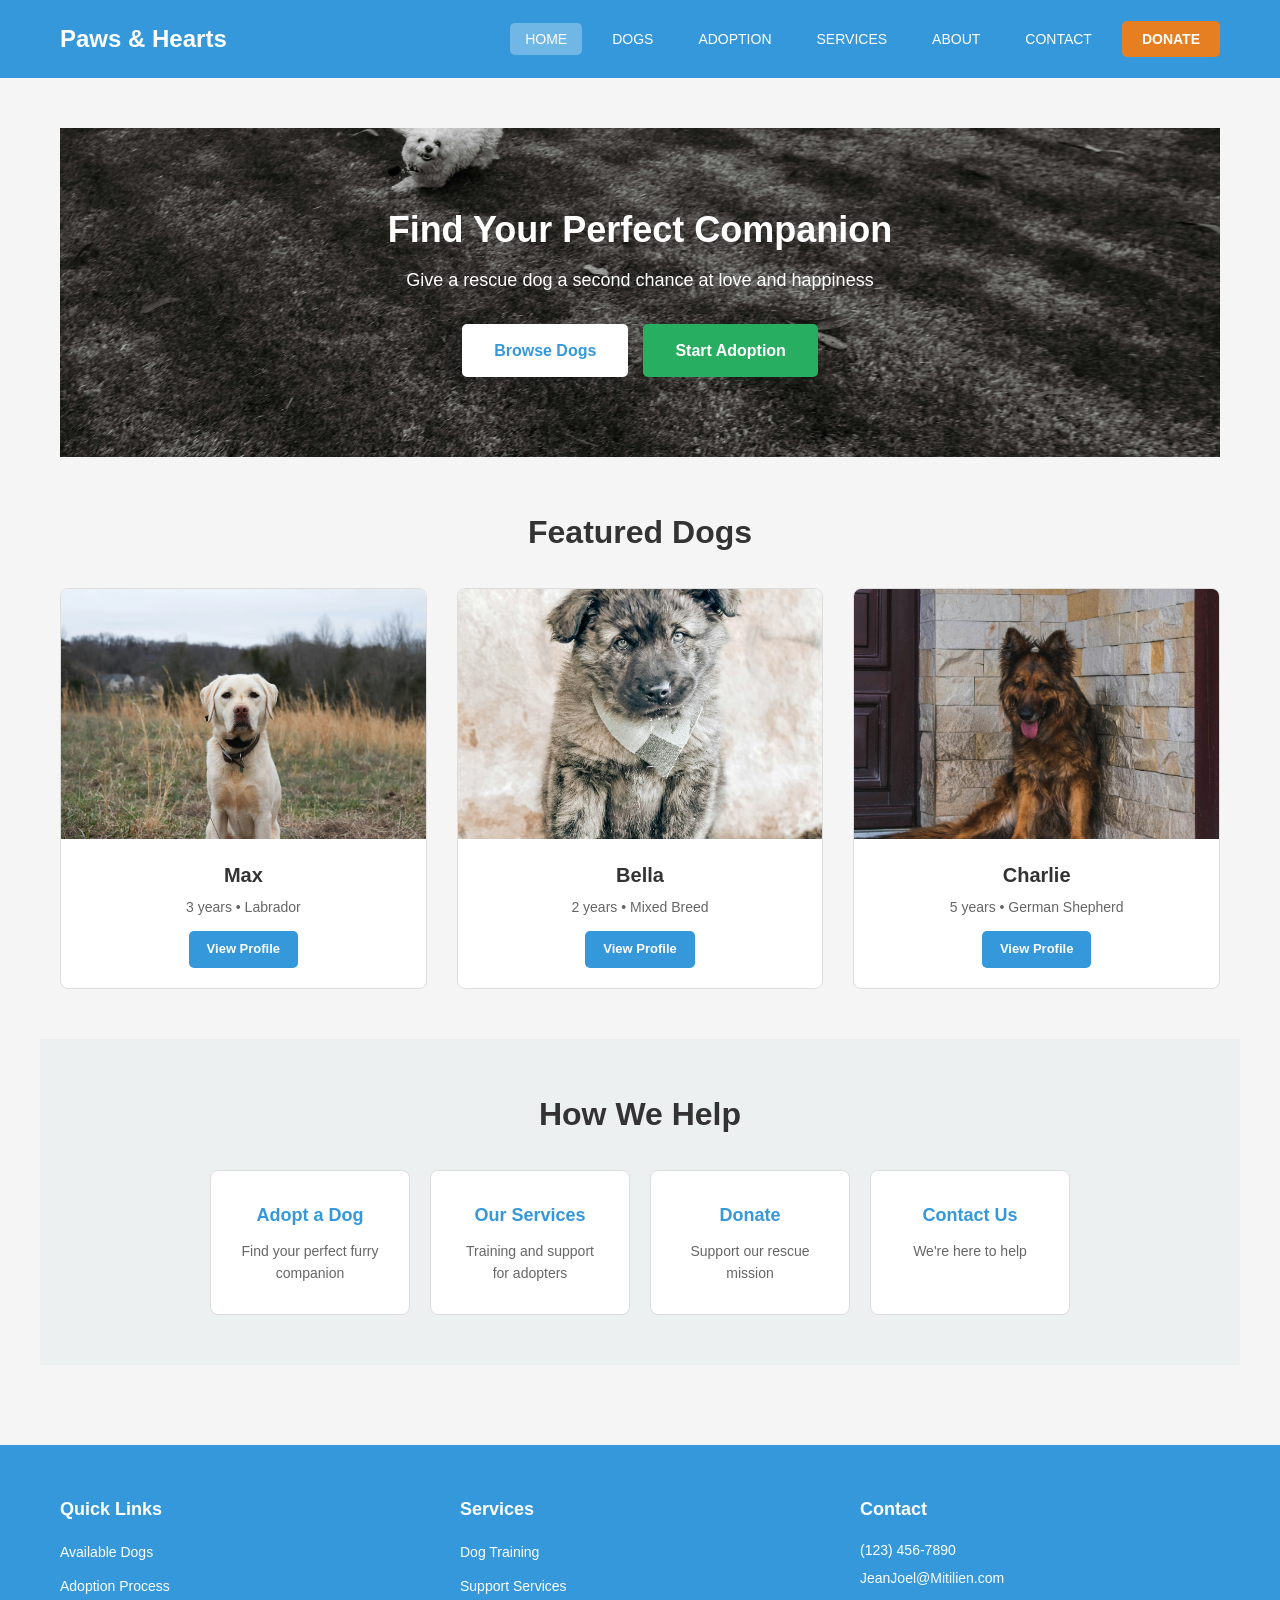
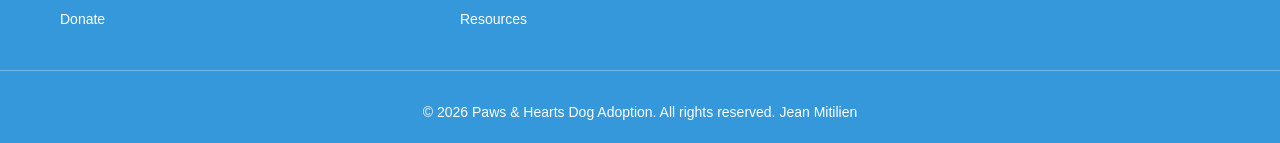
<file: index.html>
<!DOCTYPE html>
<html lang="en">
<head>
    <meta charset="UTF-8">
    <meta name="viewport" content="width=device-width, initial-scale=1.0">
    <meta name="description" content="Paws & Hearts Dog Adoption - Find your perfect companion and give a rescue dog a second chance at love">
    <title>Home - Paws & Hearts Dog Adoption</title>
    <link rel="stylesheet" href="css/styles.css">
</head>
<body>
    <header>
        <div class="header-container">
            <div class="logo">
                <h1>Paws &amp; Hearts</h1>
            </div>
            <nav>
                <ul>
                    <li><a href="index.html" class="active">HOME</a></li>
                    <li><a href="dogs.html">DOGS</a></li>
                    <li><a href="adoption.html">ADOPTION</a></li>
                    <li><a href="services.html">SERVICES</a></li>
                    <li><a href="about.html">ABOUT</a></li>
                    <li><a href="contact.html">CONTACT</a></li>
                    <li><a href="donate.html" class="donate-btn">DONATE</a></li>
                </ul>
            </nav>
        </div>
    </header>

    <main>
        <section class="hero">
            <div class="hero-content">
                <h2>Find Your Perfect Companion</h2>
                <p>Give a rescue dog a second chance at love and happiness</p>
                <div class="hero-buttons">
                    <a href="dogs.html" class="btn btn-primary">Browse Dogs</a>
                    <a href="adoption.html" class="btn btn-secondary">Start Adoption</a>
                </div>
            </div>
        </section>

        <section class="featured-dogs">
            <h2>Featured Dogs</h2>
            <div class="dog-grid">
                <article class="dog-card">
                    <div class="dog-image">
                        <img src="images/max.jpg" alt="Max - a friendly Labrador Retriever">
                    </div>
                    <div class="dog-info">
                        <h3>Max</h3>
                        <p>3 years • Labrador</p>
                        <a href="dog_details.html" class="view-profile-link">View Profile</a>
                    </div>
                </article>

                <article class="dog-card">
                    <div class="dog-image">
                        <img src="images/bella.jpg" alt="Bella - a sweet mixed breed dog">
                    </div>
                    <div class="dog-info">
                        <h3>Bella</h3>
                        <p>2 years • Mixed Breed</p>
                        <a href="dog_details.html" class="view-profile-link">View Profile</a>
                    </div>
                </article>

                <article class="dog-card">
                    <div class="dog-image">
                        <img src="images/charlie.jpg" alt="Charlie - a loyal German Shepherd">
                    </div>
                    <div class="dog-info">
                        <h3>Charlie</h3>
                        <p>5 years • German Shepherd</p>
                        <a href="dog_details.html" class="view-profile-link">View Profile</a>
                    </div>
                </article>
            </div>
        </section>

        <section class="how-we-help">
            <h2>How We Help</h2>
            <div class="info-boxes">
                <article class="info-box">
                    <h3>Adopt a Dog</h3>
                    <p>Find your perfect furry companion</p>
                </article>

                <article class="info-box">
                    <h3>Our Services</h3>
                    <p>Training and support for adopters</p>
                </article>

                <article class="info-box">
                    <h3>Donate</h3>
                    <p>Support our rescue mission</p>
                </article>

                <article class="info-box">
                    <h3>Contact Us</h3>
                    <p>We're here to help</p>
                </article>
            </div>
        </section>
    </main>

    <footer>
        <div class="footer-container">
            
            <div class="footer-column">
                <h4>Quick Links</h4>
                <ul>
                    <li><a href="dogs.html">Available Dogs</a></li>
                    <li><a href="adoption.html">Adoption Process</a></li>
                    <li><a href="donate.html">Donate</a></li>
                </ul>
            </div>

            
            <div class="footer-column">
                <h4>Services</h4>
                <ul>
                    <li><a href="services.html">Dog Training</a></li>
                    <li><a href="services.html">Support Services</a></li>
                    <li><a href="services.html">Resources</a></li>
                </ul>
            </div>

            
            <div class="footer-column">
                <h4>Contact</h4>
                <p>(123) 456-7890</p>
                <p><a href="mailto:JeanJoel@Mitilien.com">JeanJoel@Mitilien.com</a></p>
            </div>
        </div>
        <div class="footer-bottom">
            <p>&copy; 2026 Paws &amp; Hearts Dog Adoption. All rights reserved. Jean Mitilien</p>
        </div>
    </footer>
</body>
</html>
</file>
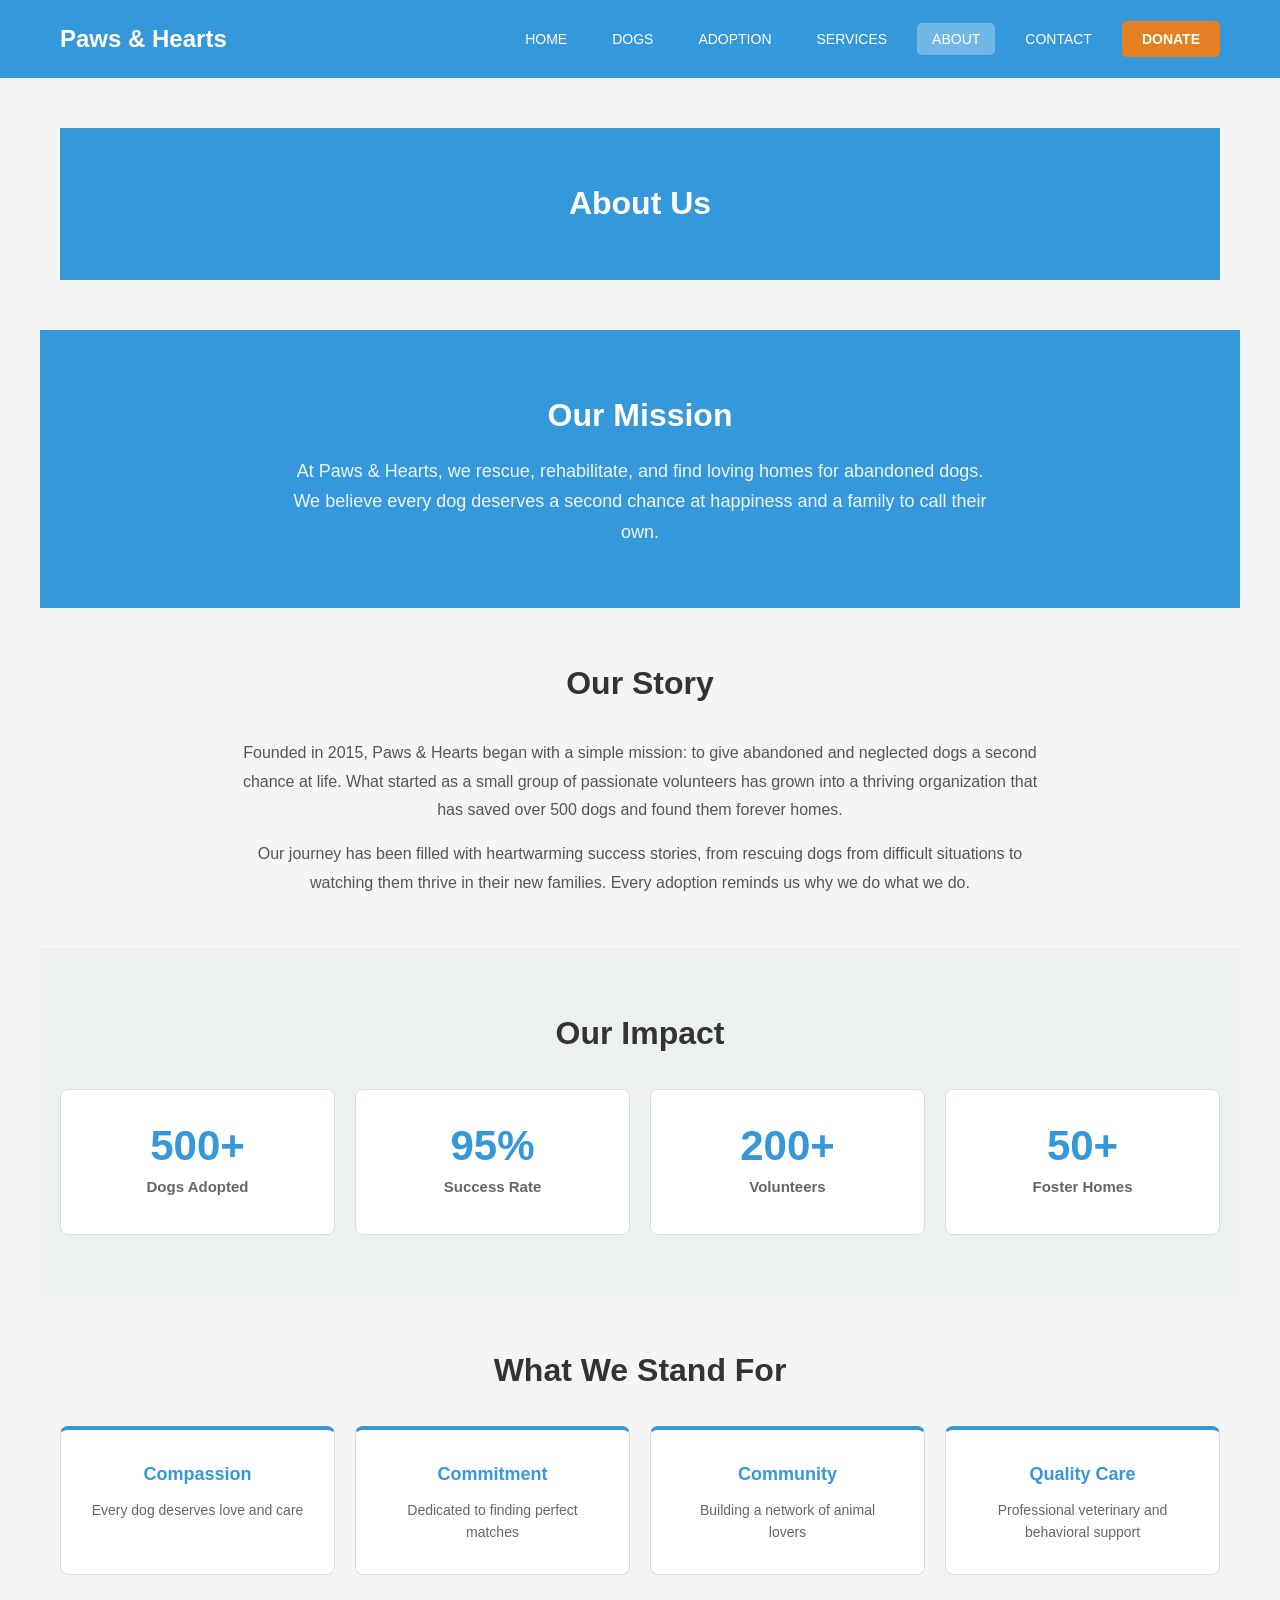
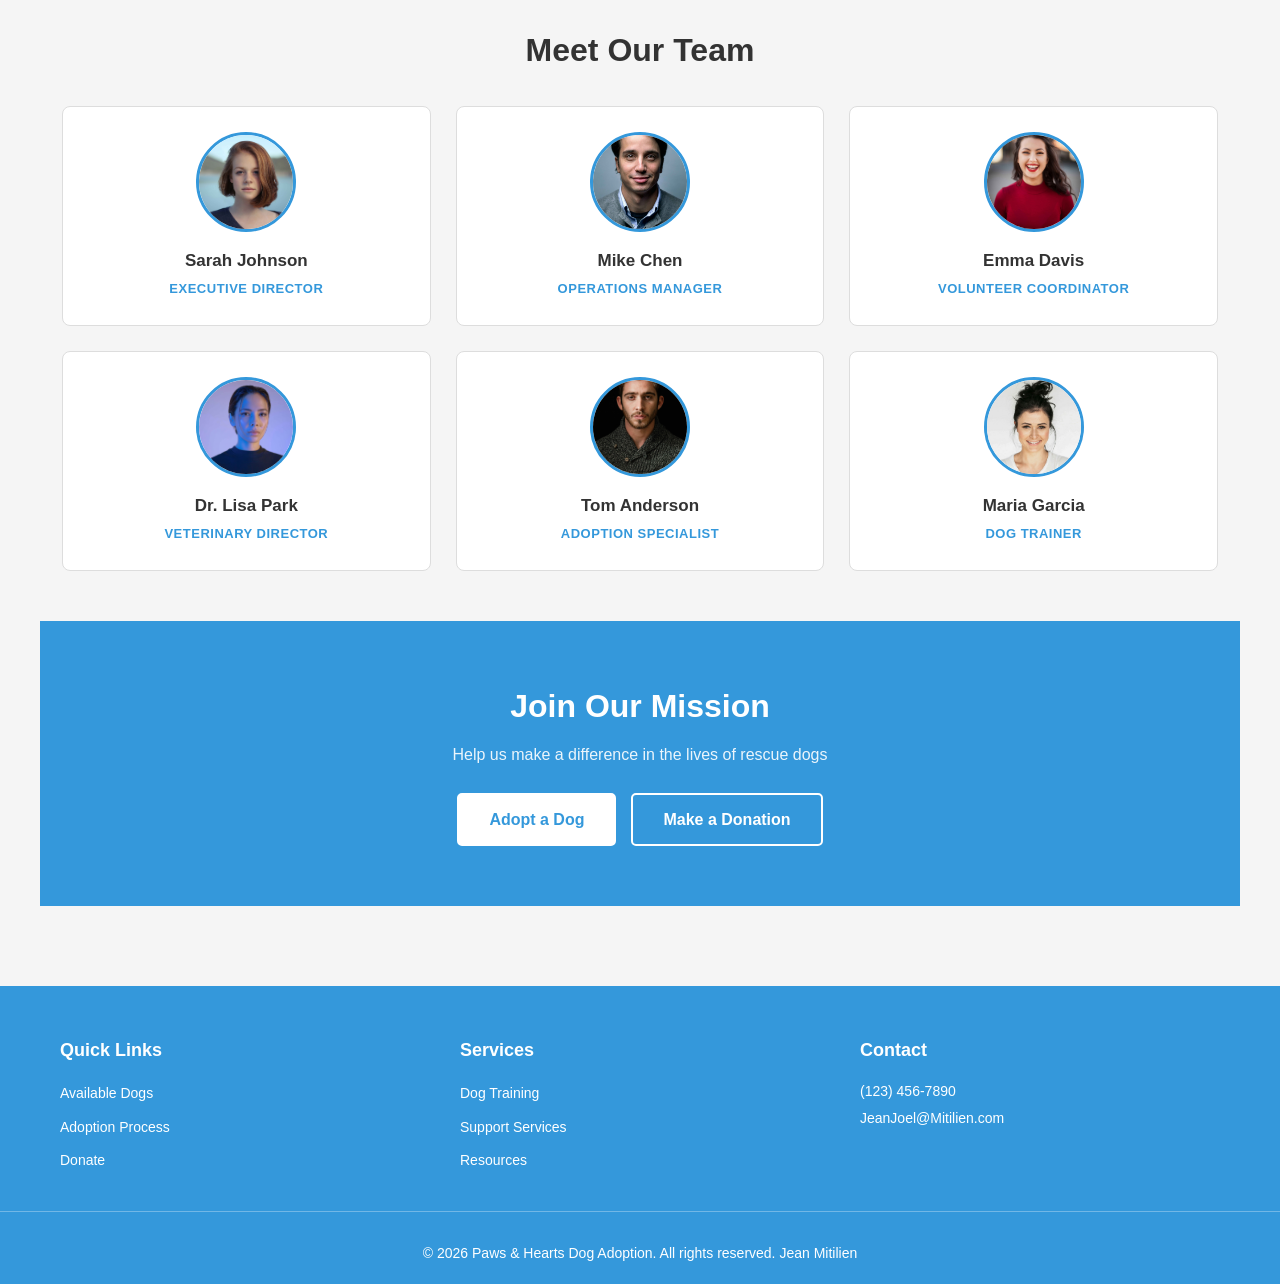
<file: about.html>
<!DOCTYPE html>
<html lang="en">
<head>
    <meta charset="UTF-8">
    <meta name="viewport" content="width=device-width, initial-scale=1.0">
    <meta name="description" content="About Paws & Hearts Dog Adoption - Our mission, story, and team dedicated to rescue dogs">
    <title>About Us - Paws & Hearts Dog Adoption</title>
    <link rel="stylesheet" href="css/styles.css">
</head>
<body>
    <header>
        <div class="header-container">
            <div class="logo">
                <h1>Paws &amp; Hearts</h1>
            </div>
            <nav>
                <ul>
                    <li><a href="index.html">HOME</a></li>
                    <li><a href="dogs.html">DOGS</a></li>
                    <li><a href="adoption.html">ADOPTION</a></li>
                    <li><a href="services.html">SERVICES</a></li>
                    <li><a href="about.html" class="active">ABOUT</a></li>
                    <li><a href="contact.html">CONTACT</a></li>
                    <li><a href="donate.html" class="donate-btn">DONATE</a></li>
                </ul>
            </nav>
        </div>
    </header>

    <main>
        <section class="page-title">
            <h2>About Us</h2>
        </section>

        <section class="about-mission">
            <div class="mission-content">
                <div class="mission-text">
                    <h2>Our Mission</h2>
                    <p>At Paws &amp; Hearts, we rescue, rehabilitate, and find loving homes for abandoned dogs. We believe every dog deserves a second chance at happiness and a family to call their own.</p>
                </div>
            </div>
        </section>

        <section class="our-story">
            <h2>Our Story</h2>
            <p>Founded in 2015, Paws &amp; Hearts began with a simple mission: to give abandoned and neglected dogs a second chance at life. What started as a small group of passionate volunteers has grown into a thriving organization that has saved over 500 dogs and found them forever homes.</p>
            <p>Our journey has been filled with heartwarming success stories, from rescuing dogs from difficult situations to watching them thrive in their new families. Every adoption reminds us why we do what we do.</p>
        </section>

        <section class="impact-stats">
            <h2>Our Impact</h2>
            <div class="stats-grid">
                <article class="stat-card">
                    <div class="stat-number">500+</div>
                    <div class="stat-label">Dogs Adopted</div>
                </article>
                <article class="stat-card">
                    <div class="stat-number">95%</div>
                    <div class="stat-label">Success Rate</div>
                </article>
                <article class="stat-card">
                    <div class="stat-number">200+</div>
                    <div class="stat-label">Volunteers</div>
                </article>
                <article class="stat-card">
                    <div class="stat-number">50+</div>
                    <div class="stat-label">Foster Homes</div>
                </article>
            </div>
        </section>

        <section class="our-values">
            <h2>What We Stand For</h2>
            <div class="values-list">
                <article class="value-item">
                    <h3>Compassion</h3>
                    <p>Every dog deserves love and care</p>
                </article>
                <article class="value-item">
                    <h3>Commitment</h3>
                    <p>Dedicated to finding perfect matches</p>
                </article>
                <article class="value-item">
                    <h3>Community</h3>
                    <p>Building a network of animal lovers</p>
                </article>
                <article class="value-item">
                    <h3>Quality Care</h3>
                    <p>Professional veterinary and behavioral support</p>
                </article>
            </div>
        </section>

        <section class="our-team">
            <h2>Meet Our Team</h2>
            <div class="team-grid">
                <article class="team-member">
                    <div class="member-photo">
                        <img src="images/team-sarah.jpg" alt="Sarah Johnson - Executive Director">
                    </div>
                    <h3>Sarah Johnson</h3>
                    <p class="member-title">Executive Director</p>
                </article>

                <article class="team-member">
                    <div class="member-photo">
                        <img src="images/team-mike.jpg" alt="Mike Chen - Operations Manager">
                    </div>
                    <h3>Mike Chen</h3>
                    <p class="member-title">Operations Manager</p>
                </article>

                <article class="team-member">
                    <div class="member-photo">
                        <img src="images/team-emma.jpg" alt="Emma Davis - Volunteer Coordinator">
                    </div>
                    <h3>Emma Davis</h3>
                    <p class="member-title">Volunteer Coordinator</p>
                </article>

                <article class="team-member">
                    <div class="member-photo">
                        <img src="images/team-lisa.jpg" alt="Dr. Lisa Park - Veterinary Director">
                    </div>
                    <h3>Dr. Lisa Park</h3>
                    <p class="member-title">Veterinary Director</p>
                </article>

                <article class="team-member">
                    <div class="member-photo">
                        <img src="images/team-tom.jpg" alt="Tom Anderson - Adoption Specialist">
                    </div>
                    <h3>Tom Anderson</h3>
                    <p class="member-title">Adoption Specialist</p>
                </article>

                <article class="team-member">
                    <div class="member-photo">
                        <img src="images/team-maria.jpg" alt="Maria Garcia - Trainer">
                    </div>
                    <h3>Maria Garcia</h3>
                    <p class="member-title">Dog Trainer</p>
                </article>
            </div>
        </section>

        <section class="about-cta">
            <h2>Join Our Mission</h2>
            <p>Help us make a difference in the lives of rescue dogs</p>
            <div class="cta-buttons">
                <a href="dogs.html" class="btn btn-primary">Adopt a Dog</a>
                <a href="donate.html" class="btn btn-secondary">Make a Donation</a>
            </div>
        </section>
    </main>

    <footer>
        <div class="footer-container">
            <div class="footer-column">
                <h4>Quick Links</h4>
                <ul>
                    <li><a href="dogs.html">Available Dogs</a></li>
                    <li><a href="adoption.html">Adoption Process</a></li>
                    <li><a href="donate.html">Donate</a></li>
                </ul>
            </div>

            <div class="footer-column">
                <h4>Services</h4>
                <ul>
                    <li><a href="services.html">Dog Training</a></li>
                    <li><a href="services.html">Support Services</a></li>
                    <li><a href="services.html">Resources</a></li>
                </ul>
            </div>

            <div class="footer-column">
                <h4>Contact</h4>
                <p>(123) 456-7890</p>
                <p><a href="mailto:JeanJoel@Mitilien.com">JeanJoel@Mitilien.com</a></p>
            </div>
        </div>
        <div class="footer-bottom">
            <p>&copy; 2026 Paws &amp; Hearts Dog Adoption. All rights reserved. Jean Mitilien</p>
        </div>
    </footer>
</body>
</html>
</file>
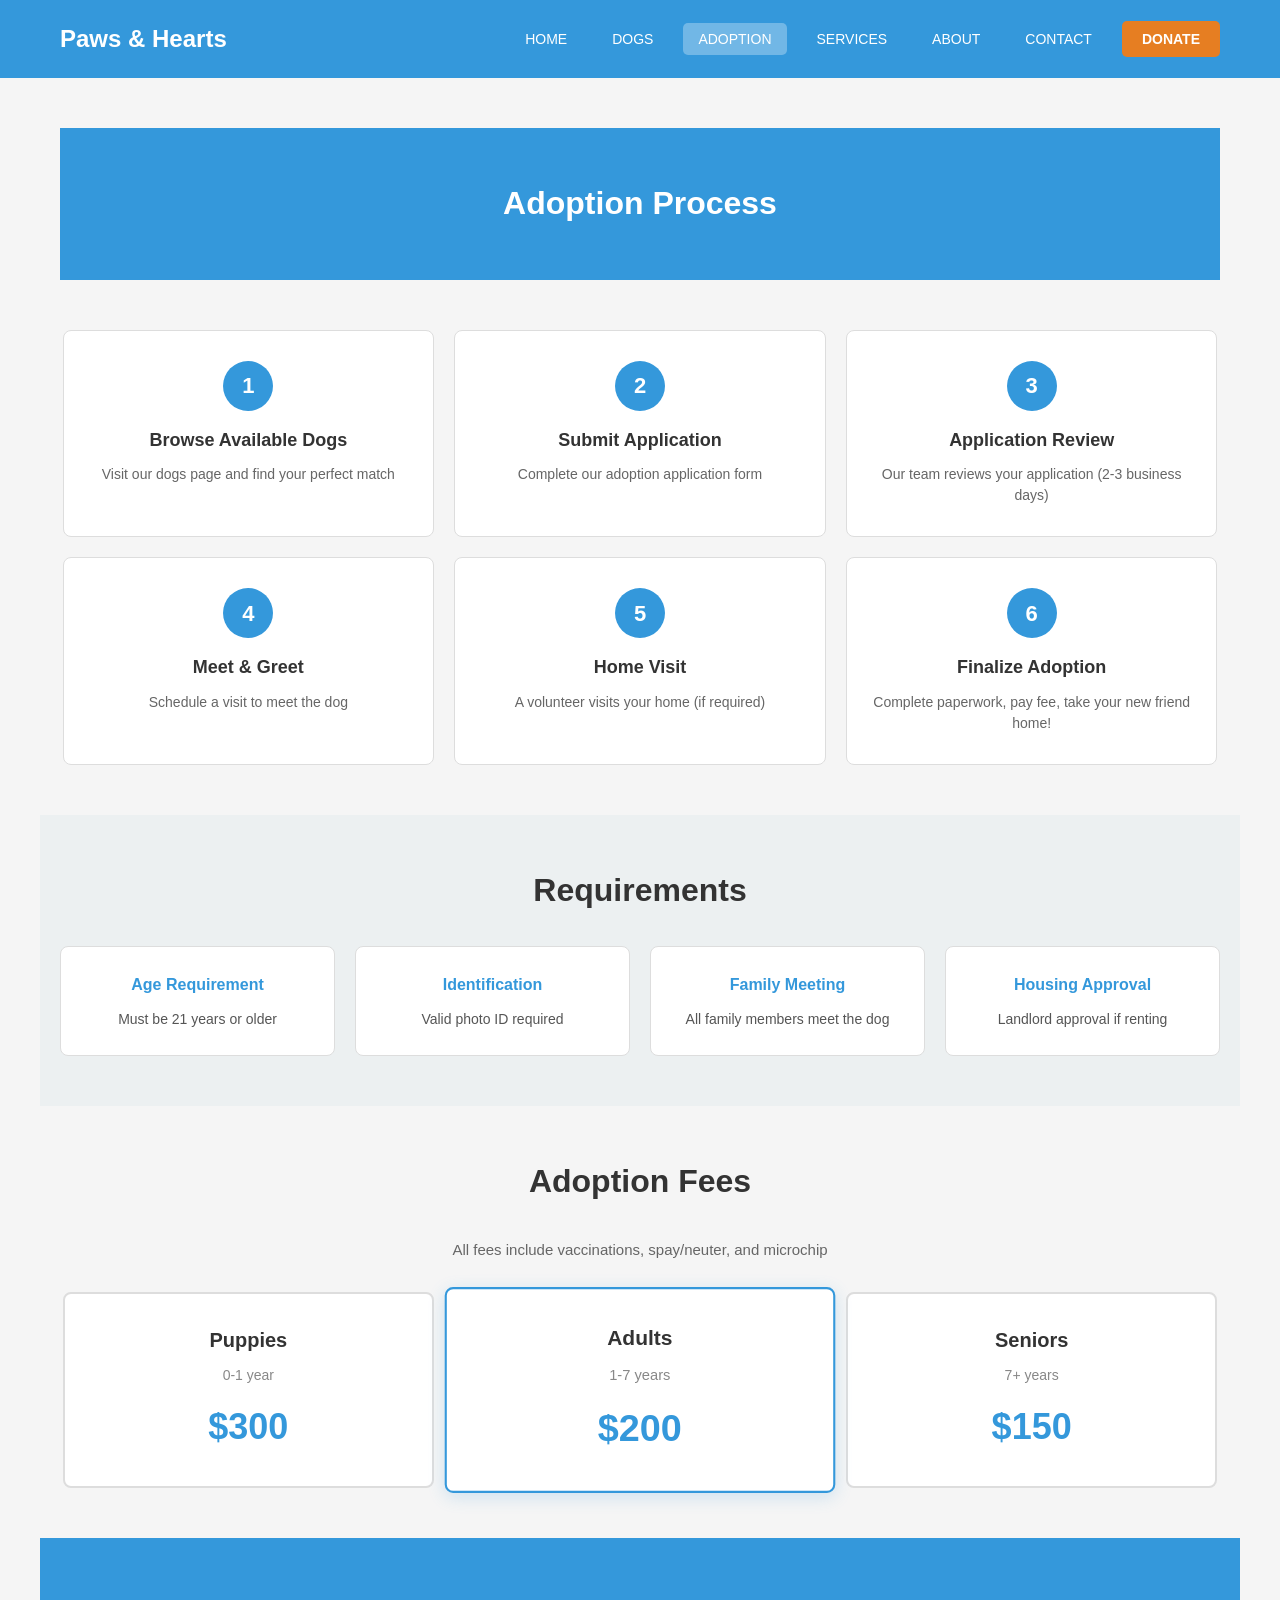
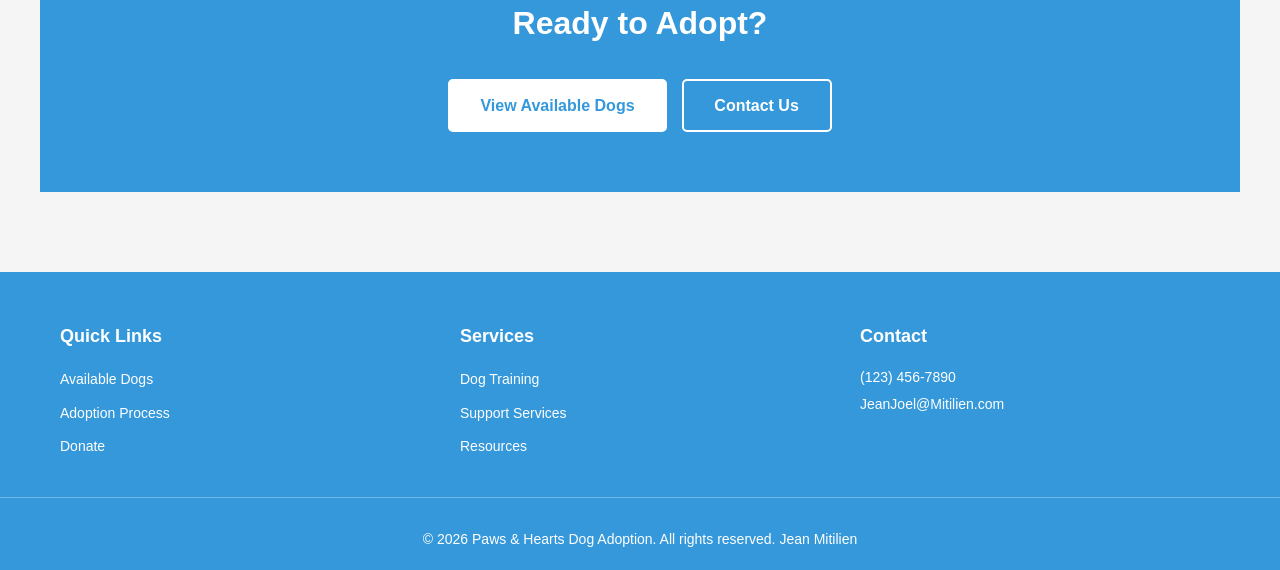
<file: adoption.html>
<!DOCTYPE html>
<html lang="en">
<head>
    <meta charset="UTF-8">
    <meta name="viewport" content="width=device-width, initial-scale=1.0">
    <meta name="description" content="Paws & Hearts Adoption Process - Learn how to adopt a rescue dog in 6 easy steps">
    <title>Adoption Process - Paws & Hearts Dog Adoption</title>
    <link rel="stylesheet" href="css/styles.css">
</head>
<body>
    <header>
        <div class="header-container">
            <div class="logo">
                <h1>Paws &amp; Hearts</h1>
            </div>
            <nav>
                <ul>
                    <li><a href="index.html">HOME</a></li>
                    <li><a href="dogs.html">DOGS</a></li>
                    <li><a href="adoption.html" class="active">ADOPTION</a></li>
                    <li><a href="services.html">SERVICES</a></li>
                    <li><a href="about.html">ABOUT</a></li>
                    <li><a href="contact.html">CONTACT</a></li>
                    <li><a href="donate.html" class="donate-btn">DONATE</a></li>
                </ul>
            </nav>
        </div>
    </header>

    <main>
        <section class="page-title">
            <h2>Adoption Process</h2>
        </section>

        <section class="adoption-steps">
            <article class="step-card">
                <div class="step-number">1</div>
                <h3>Browse Available Dogs</h3>
                <p>Visit our dogs page and find your perfect match</p>
            </article>

            <article class="step-card">
                <div class="step-number">2</div>
                <h3>Submit Application</h3>
                <p>Complete our adoption application form</p>
            </article>

            <article class="step-card">
                <div class="step-number">3</div>
                <h3>Application Review</h3>
                <p>Our team reviews your application (2-3 business days)</p>
            </article>

            <article class="step-card">
                <div class="step-number">4</div>
                <h3>Meet &amp; Greet</h3>
                <p>Schedule a visit to meet the dog</p>
            </article>

            <article class="step-card">
                <div class="step-number">5</div>
                <h3>Home Visit</h3>
                <p>A volunteer visits your home (if required)</p>
            </article>

            <article class="step-card">
                <div class="step-number">6</div>
                <h3>Finalize Adoption</h3>
                <p>Complete paperwork, pay fee, take your new friend home!</p>
            </article>
        </section>

        <section class="adoption-requirements">
            <h2>Requirements</h2>
            <div class="requirements-grid">
                <article class="requirement-box">
                    <h3>Age Requirement</h3>
                    <p>Must be 21 years or older</p>
                </article>
                <article class="requirement-box">
                    <h3>Identification</h3>
                    <p>Valid photo ID required</p>
                </article>
                <article class="requirement-box">
                    <h3>Family Meeting</h3>
                    <p>All family members meet the dog</p>
                </article>
                <article class="requirement-box">
                    <h3>Housing Approval</h3>
                    <p>Landlord approval if renting</p>
                </article>
            </div>
        </section>

        <section class="adoption-fees-section">
            <h2>Adoption Fees</h2>
            <p class="fees-subtitle">All fees include vaccinations, spay/neuter, and microchip</p>
            
            <div class="fees-cards">
                <article class="fee-card">
                    <h3>Puppies</h3>
                    <p class="age">0-1 year</p>
                    <p class="price">$300</p>
                </article>
                
                <article class="fee-card featured-fee">
                    <h3>Adults</h3>
                    <p class="age">1-7 years</p>
                    <p class="price">$200</p>
                </article>
                
                <article class="fee-card">
                    <h3>Seniors</h3>
                    <p class="age">7+ years</p>
                    <p class="price">$150</p>
                </article>
            </div>
        </section>

        <section class="adoption-cta">
            <h2>Ready to Adopt?</h2>
            <div class="cta-buttons">
                <a href="dogs.html" class="btn btn-primary">View Available Dogs</a>
                <a href="contact.html" class="btn btn-secondary">Contact Us</a>
            </div>
        </section>
    </main>

    <footer>
        <div class="footer-container">
            <div class="footer-column">
                <h4>Quick Links</h4>
                <ul>
                    <li><a href="dogs.html">Available Dogs</a></li>
                    <li><a href="adoption.html">Adoption Process</a></li>
                    <li><a href="donate.html">Donate</a></li>
                </ul>
            </div>

            <div class="footer-column">
                <h4>Services</h4>
                <ul>
                    <li><a href="services.html">Dog Training</a></li>
                    <li><a href="services.html">Support Services</a></li>
                    <li><a href="services.html">Resources</a></li>
                </ul>
            </div>

            <div class="footer-column">
                <h4>Contact</h4>
                <p>(123) 456-7890</p>
                <p><a href="mailto:JeanJoel@Mitilien.com">JeanJoel@Mitilien.com</a></p>
            </div>
        </div>
        <div class="footer-bottom">
            <p>&copy; 2026 Paws &amp; Hearts Dog Adoption. All rights reserved. Jean Mitilien</p>
        </div>
    </footer>
</body>
</html>
</file>
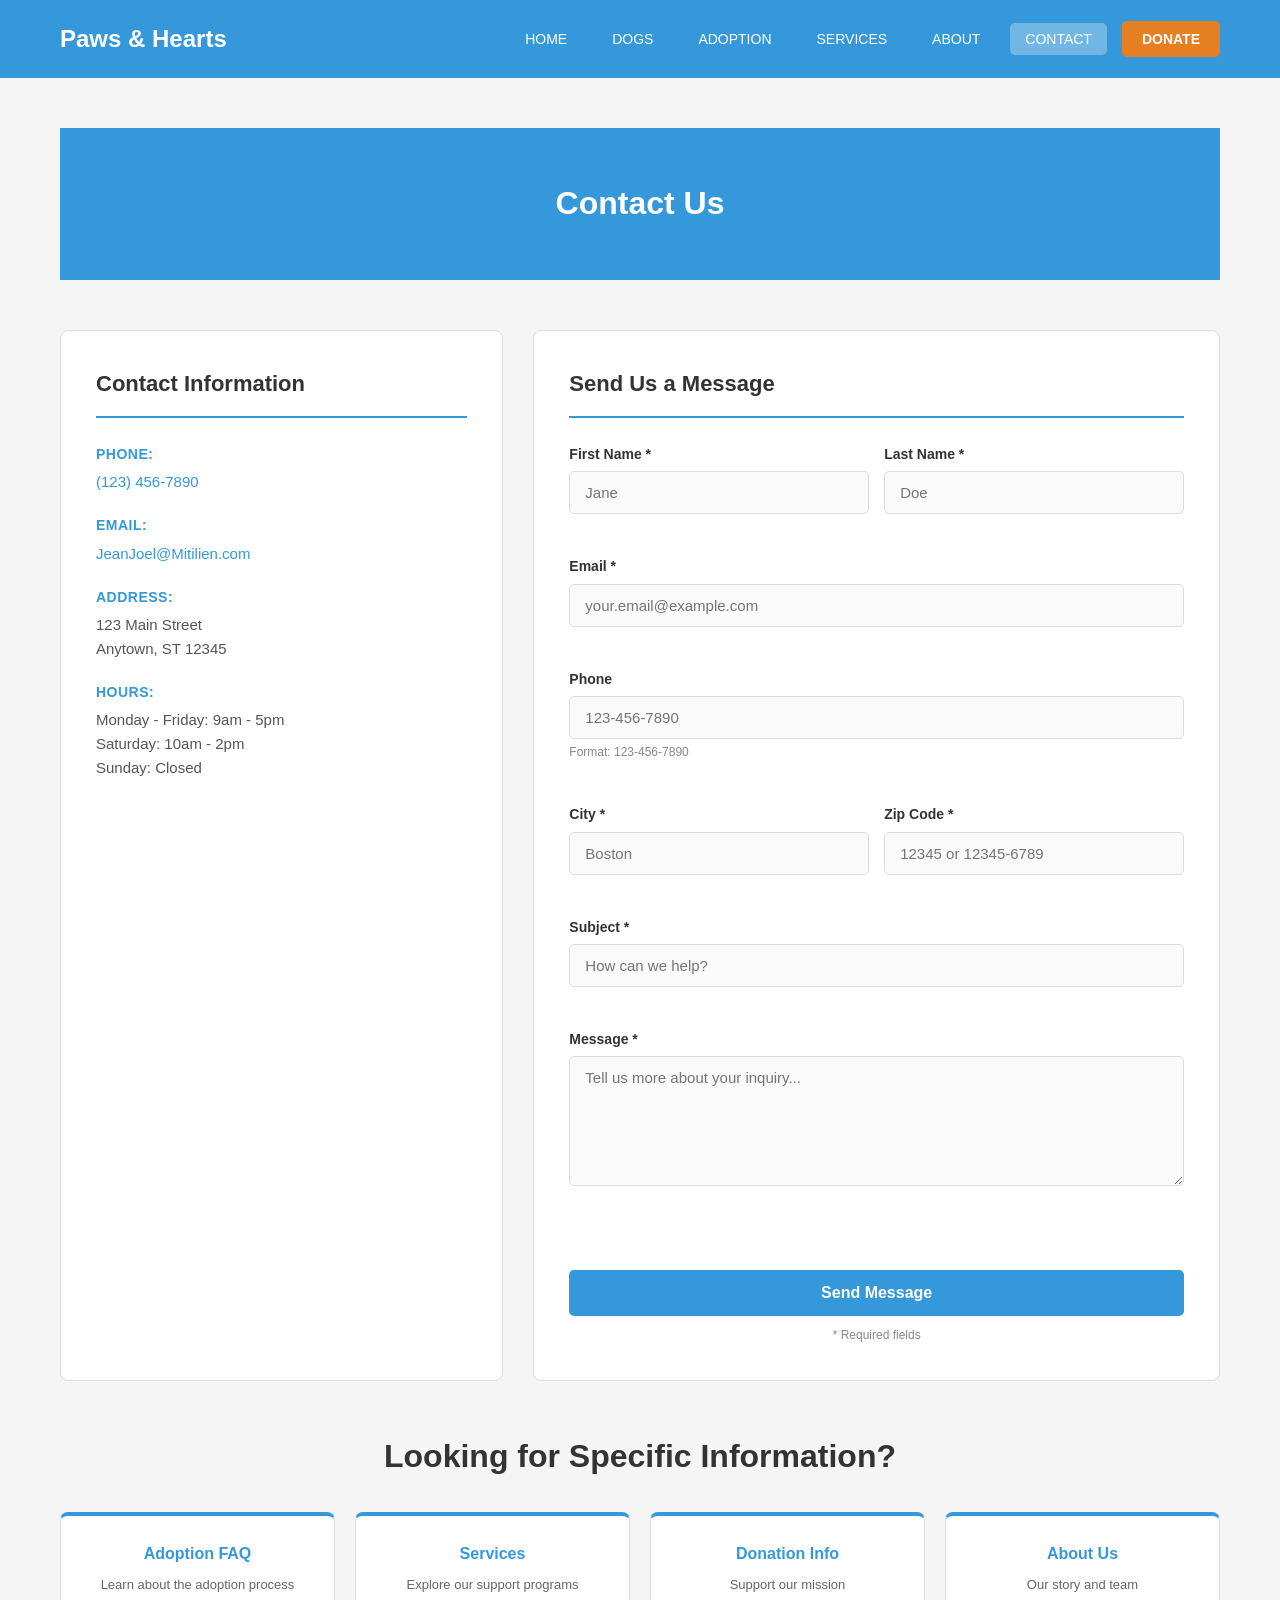
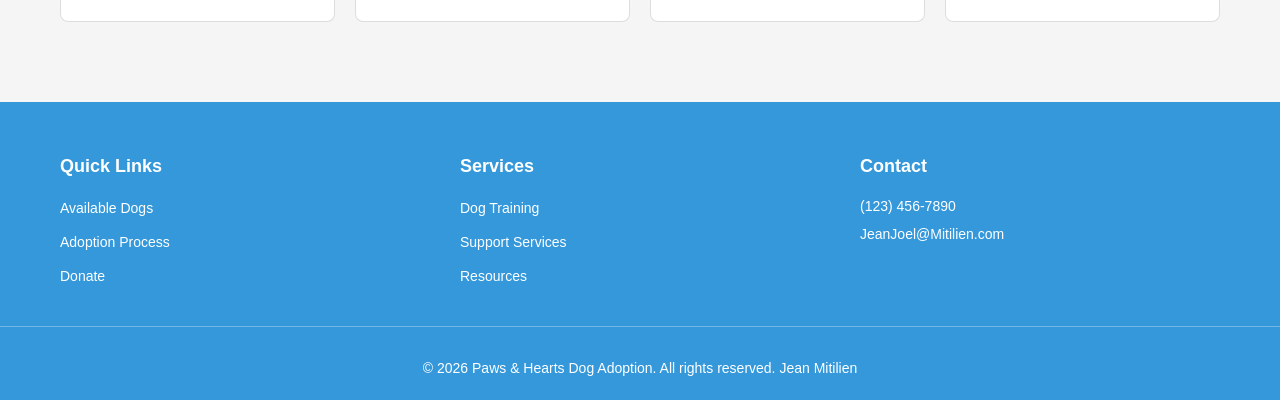
<file: contact.html>
<!DOCTYPE html>
<html lang="en">
<head>
    <meta charset="UTF-8">
    <meta name="viewport" content="width=device-width, initial-scale=1.0">
    <meta name="description" content="Contact Paws & Hearts Dog Adoption - Get in touch with us for adoption inquiries, support, or general questions">
    <title>Contact Us - Paws & Hearts Dog Adoption</title>
    <link rel="stylesheet" href="css/styles.css">
</head>
<body>
    <header>
        <div class="header-container">
            <div class="logo">
                <h1>Paws &amp; Hearts</h1>
            </div>
            <nav>
                <ul>
                    <li><a href="index.html">HOME</a></li>
                    <li><a href="dogs.html">DOGS</a></li>
                    <li><a href="adoption.html">ADOPTION</a></li>
                    <li><a href="services.html">SERVICES</a></li>
                    <li><a href="about.html">ABOUT</a></li>
                    <li><a href="contact.html" class="active">CONTACT</a></li>
                    <li><a href="donate.html" class="donate-btn">DONATE</a></li>
                </ul>
            </nav>
        </div>
    </header>

    <main>
        <section class="page-title">
            <h2>Contact Us</h2>
        </section>

        <section class="contact-content">
            <div class="contact-grid">
                <article class="contact-info-box">
                    <h3>Contact Information</h3>
                    
                    <div class="contact-detail">
                        <h4>Phone:</h4>
                        <p><a href="tel:+11234567890">(123) 456-7890</a></p>
                    </div>

                    <div class="contact-detail">
                        <h4>Email:</h4>
                        <p><a href="mailto:JeanJoel@Mitilien.com">JeanJoel@Mitilien.com</a></p>
                    </div>

                    <div class="contact-detail">
                        <h4>Address:</h4>
                        <p>123 Main Street<br>Anytown, ST 12345</p>
                    </div>

                    <div class="contact-detail">
                        <h4>Hours:</h4>
                        <p>Monday - Friday: 9am - 5pm<br>
                        Saturday: 10am - 2pm<br>
                        Sunday: Closed</p>
                    </div>
                </article>

                <article class="contact-form-box">
                    <h3>Send Us a Message</h3>

                    <form id="contactForm" class="contact-form" action="#" method="post" novalidate>
                        <div class="form-row">
                            <div class="form-group">
                                <label for="firstName">First Name *</label>
                                <input
                                    type="text"
                                    id="firstName"
                                    name="firstName"
                                    placeholder="Jane">
                                <span class="error-message" id="firstNameError"></span>
                            </div>

                            <div class="form-group">
                                <label for="lastName">Last Name *</label>
                                <input
                                    type="text"
                                    id="lastName"
                                    name="lastName"
                                    placeholder="Doe">
                                <span class="error-message" id="lastNameError"></span>
                            </div>
                        </div>

                        <div class="form-group">
                            <label for="email">Email *</label>
                            <input
                                type="text"
                                id="email"
                                name="email"
                                placeholder="your.email@example.com">
                            <span class="error-message" id="emailError"></span>
                        </div>

                        <div class="form-group">
                            <label for="phone">Phone</label>
                            <input
                                type="tel"
                                id="phone"
                                name="phone"
                                placeholder="123-456-7890">
                            <small>Format: 123-456-7890</small>
                            <span class="error-message" id="phoneError"></span>
                        </div>

                        <div class="form-row">
                            <div class="form-group">
                                <label for="city">City *</label>
                                <input
                                    type="text"
                                    id="city"
                                    name="city"
                                    placeholder="Boston">
                                <span class="error-message" id="cityError"></span>
                            </div>

                            <div class="form-group">
                                <label for="zip">Zip Code *</label>
                                <input
                                    type="text"
                                    id="zip"
                                    name="zip"
                                    maxlength="10"
                                    placeholder="12345 or 12345-6789">
                                <span class="error-message" id="zipError"></span>
                            </div>
                        </div>

                        <div class="form-group">
                            <label for="subject">Subject *</label>
                            <input
                                type="text"
                                id="subject"
                                name="subject"
                                placeholder="How can we help?">
                            <span class="error-message" id="subjectError"></span>
                        </div>

                        <div class="form-group">
                            <label for="message">Message *</label>
                            <textarea
                                id="message"
                                name="message"
                                rows="6"
                                placeholder="Tell us more about your inquiry..."></textarea>
                            <span class="error-message" id="messageError"></span>
                        </div>

                        <div class="form-feedback" id="formFeedback" role="status" aria-live="polite"></div>

                        <button type="submit" class="btn btn-primary btn-submit">Send Message</button>

                        <p class="form-note">* Required fields</p>
                    </form>
                </article>
            </div>
        </section>

        <section class="quick-info">
            <h2>Looking for Specific Information?</h2>
            <div class="info-links">
                <a href="adoption.html" class="info-link-card">
                    <h3>Adoption FAQ</h3>
                    <p>Learn about the adoption process</p>
                </a>
                <a href="services.html" class="info-link-card">
                    <h3>Services</h3>
                    <p>Explore our support programs</p>
                </a>
                <a href="donate.html" class="info-link-card">
                    <h3>Donation Info</h3>
                    <p>Support our mission</p>
                </a>
                <a href="about.html" class="info-link-card">
                    <h3>About Us</h3>
                    <p>Our story and team</p>
                </a>
            </div>
        </section>
    </main>

    <footer>
        <div class="footer-container">
            <div class="footer-column">
                <h4>Quick Links</h4>
                <ul>
                    <li><a href="dogs.html">Available Dogs</a></li>
                    <li><a href="adoption.html">Adoption Process</a></li>
                    <li><a href="donate.html">Donate</a></li>
                </ul>
            </div>

            <div class="footer-column">
                <h4>Services</h4>
                <ul>
                    <li><a href="services.html">Dog Training</a></li>
                    <li><a href="services.html">Support Services</a></li>
                    <li><a href="services.html">Resources</a></li>
                </ul>
            </div>

            <div class="footer-column">
                <h4>Contact</h4>
                <p>(123) 456-7890</p>
                <p><a href="mailto:JeanJoel@Mitilien.com">JeanJoel@Mitilien.com</a></p>
            </div>
        </div>
        <div class="footer-bottom">
            <p>&copy; 2026 Paws &amp; Hearts Dog Adoption. All rights reserved. Jean Mitilien</p>
        </div>
    </footer>
    <script src="js/validation.js"></script>
</body>
</html>
</file>
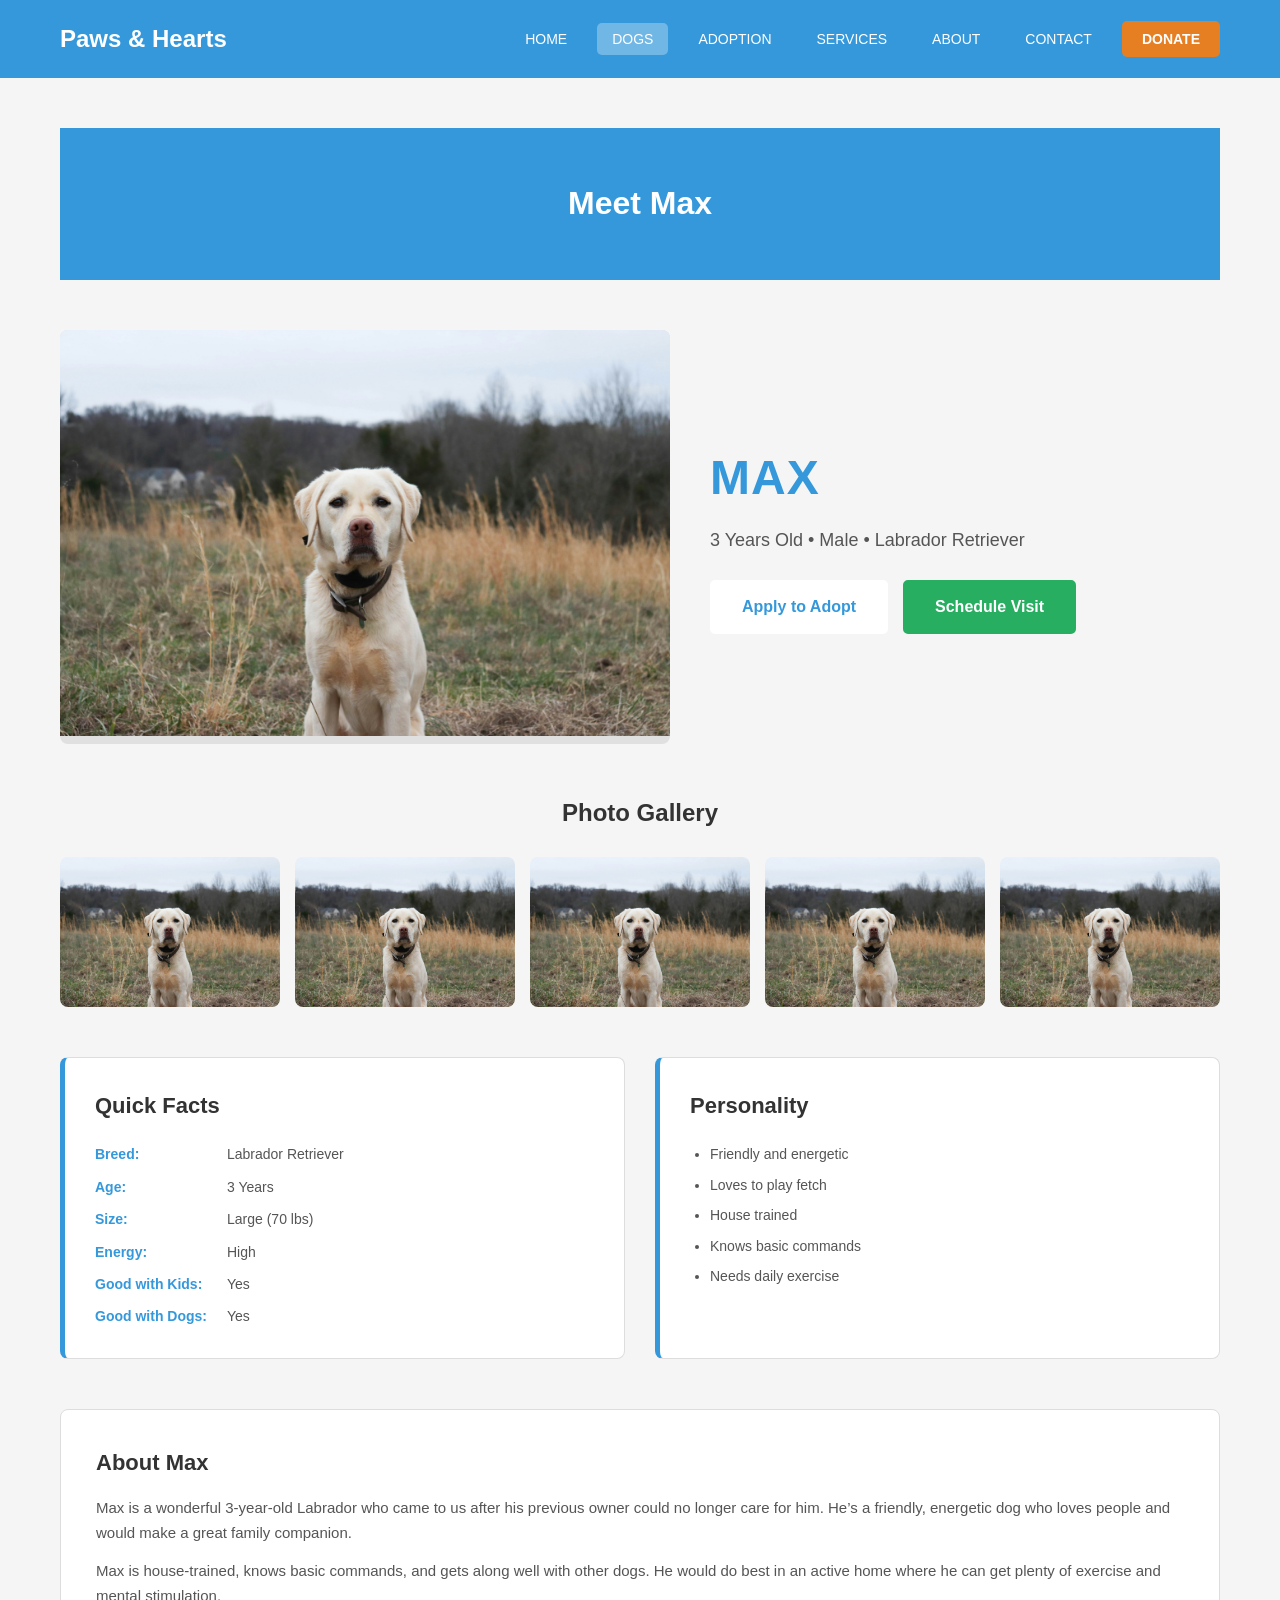
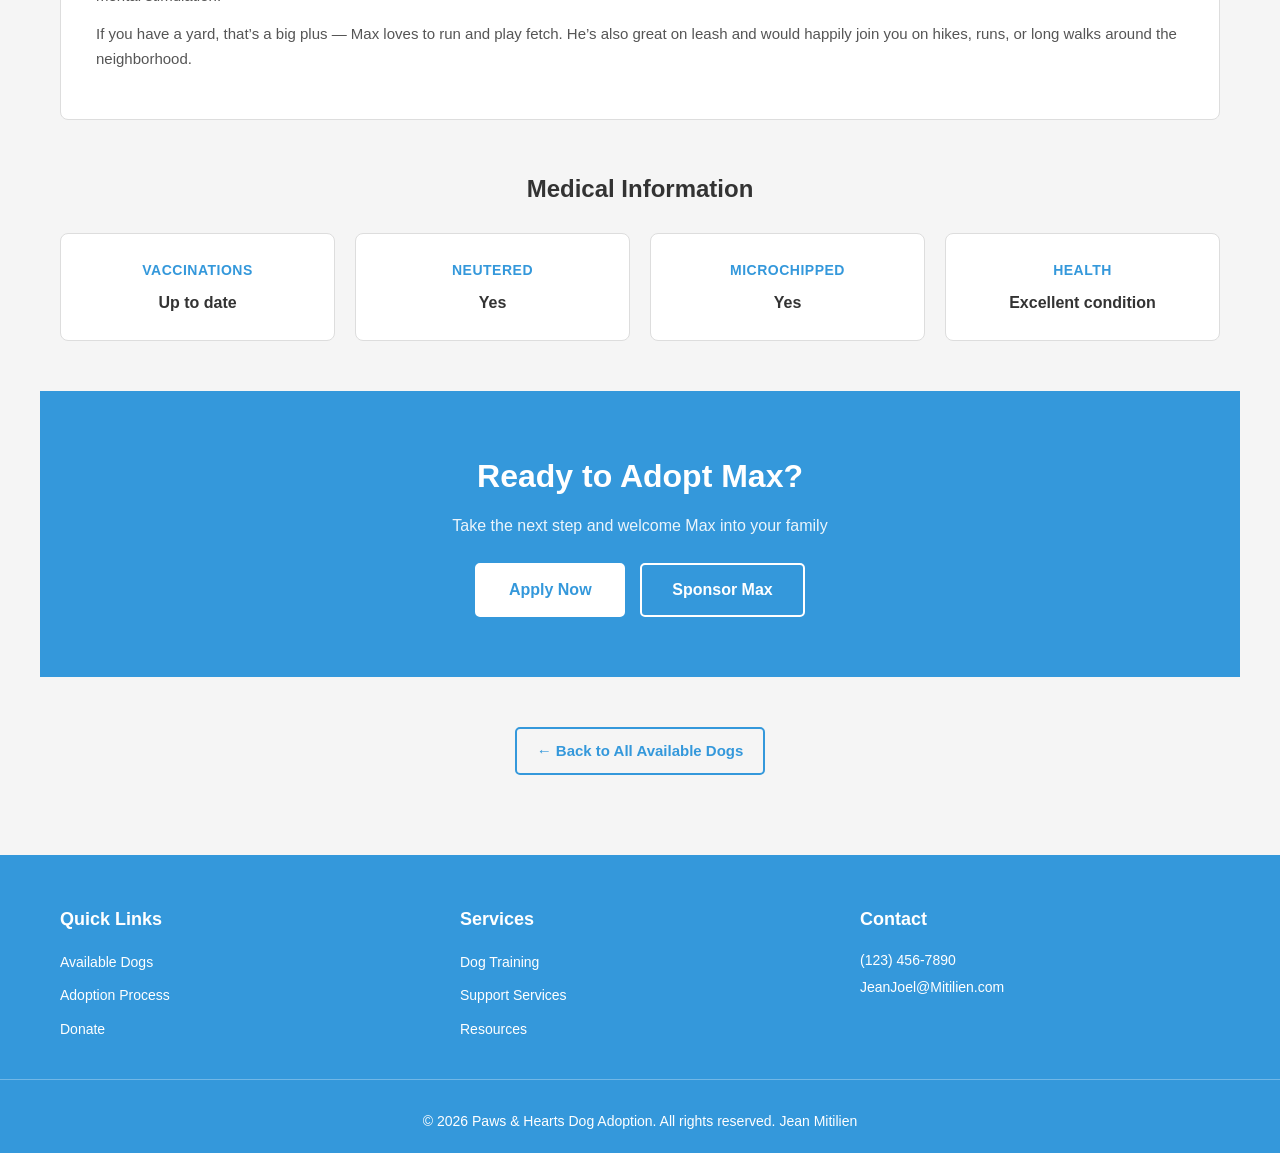
<file: dog_details.html>
<!DOCTYPE html>
<html lang="en">
<head>
    <meta charset="UTF-8">
    <meta name="viewport" content="width=device-width, initial-scale=1.0">
    <meta name="description" content="Meet Max - a friendly 3-year-old Labrador Retriever available for adoption at Paws & Hearts Dog Adoption">
    <title>Meet Max - Paws & Hearts Dog Adoption</title>
    <link rel="stylesheet" href="css/styles.css">
</head>
<body>
    <header>
        <div class="header-container">
            <div class="logo">
                <h1>Paws &amp; Hearts</h1>
            </div>
            <nav>
                <ul>
                    <li><a href="index.html">HOME</a></li>
                    <li><a href="dogs.html" class="active">DOGS</a></li>
                    <li><a href="adoption.html">ADOPTION</a></li>
                    <li><a href="services.html">SERVICES</a></li>
                    <li><a href="about.html">ABOUT</a></li>
                    <li><a href="contact.html">CONTACT</a></li>
                    <li><a href="donate.html" class="donate-btn">DONATE</a></li>
                </ul>
            </nav>
        </div>
    </header>

    <main>
        <section class="page-title">
            <h2>Meet Max</h2>
        </section>

        <section class="dog-hero">
            <div class="dog-hero-image">
                <img src="images/max.jpg" alt="Max - a friendly 3-year-old Labrador Retriever">
            </div>
            <div class="dog-hero-info">
                <h2>MAX</h2>
                <p class="dog-tagline">3 Years Old &bull; Male &bull; Labrador Retriever</p>
                <div class="dog-hero-buttons">
                    <a href="adoption.html" class="btn btn-primary">Apply to Adopt</a>
                    <a href="contact.html" class="btn btn-secondary">Schedule Visit</a>
                </div>
            </div>
        </section>

        <section class="dog-gallery">
            <h3>Photo Gallery</h3>
            <div class="gallery-grid">
                <div class="gallery-item">
                    <img src="images/max.jpg" alt="Max playing in the yard">
                </div>
                <div class="gallery-item">
                    <img src="images/max.jpg" alt="Max relaxing indoors">
                </div>
                <div class="gallery-item">
                    <img src="images/max.jpg" alt="Max on a walk">
                </div>
                <div class="gallery-item">
                    <img src="images/max.jpg" alt="Max with toys">
                </div>
                <div class="gallery-item">
                    <img src="images/max.jpg" alt="Max meeting other dogs">
                </div>
            </div>
        </section>

        <section class="dog-details-grid">
            <article class="detail-box">
                <h3>Quick Facts</h3>
                <dl class="dog-facts">
                    <dt>Breed:</dt>
                    <dd>Labrador Retriever</dd>

                    <dt>Age:</dt>
                    <dd>3 Years</dd>

                    <dt>Size:</dt>
                    <dd>Large (70 lbs)</dd>

                    <dt>Energy:</dt>
                    <dd>High</dd>

                    <dt>Good with Kids:</dt>
                    <dd>Yes</dd>

                    <dt>Good with Dogs:</dt>
                    <dd>Yes</dd>
                </dl>
            </article>

            <article class="detail-box">
                <h3>Personality</h3>
                <ul class="personality-list">
                    <li>Friendly and energetic</li>
                    <li>Loves to play fetch</li>
                    <li>House trained</li>
                    <li>Knows basic commands</li>
                    <li>Needs daily exercise</li>
                </ul>
            </article>
        </section>

        <section class="dog-about">
            <h3>About Max</h3>
            <p>Max is a wonderful 3-year-old Labrador who came to us after his previous owner could no longer care for him. He&rsquo;s a friendly, energetic dog who loves people and would make a great family companion.</p>
            <p>Max is house-trained, knows basic commands, and gets along well with other dogs. He would do best in an active home where he can get plenty of exercise and mental stimulation.</p>
            <p>If you have a yard, that&rsquo;s a big plus &mdash; Max loves to run and play fetch. He&rsquo;s also great on leash and would happily join you on hikes, runs, or long walks around the neighborhood.</p>
        </section>

        <section class="dog-medical">
            <h3>Medical Information</h3>
            <div class="medical-grid">
                <article class="medical-item">
                    <h4>Vaccinations</h4>
                    <p>Up to date</p>
                </article>
                <article class="medical-item">
                    <h4>Neutered</h4>
                    <p>Yes</p>
                </article>
                <article class="medical-item">
                    <h4>Microchipped</h4>
                    <p>Yes</p>
                </article>
                <article class="medical-item">
                    <h4>Health</h4>
                    <p>Excellent condition</p>
                </article>
            </div>
        </section>

        <section class="dog-cta">
            <h2>Ready to Adopt Max?</h2>
            <p>Take the next step and welcome Max into your family</p>
            <div class="cta-buttons">
                <a href="adoption.html" class="btn btn-primary">Apply Now</a>
                <a href="donate.html" class="btn btn-secondary">Sponsor Max</a>
            </div>
        </section>

        <section class="back-to-dogs">
            <a href="dogs.html" class="back-link">&larr; Back to All Available Dogs</a>
        </section>
    </main>

    <footer>
        <div class="footer-container">
            <div class="footer-column">
                <h4>Quick Links</h4>
                <ul>
                    <li><a href="dogs.html">Available Dogs</a></li>
                    <li><a href="adoption.html">Adoption Process</a></li>
                    <li><a href="donate.html">Donate</a></li>
                </ul>
            </div>

            <div class="footer-column">
                <h4>Services</h4>
                <ul>
                    <li><a href="services.html">Dog Training</a></li>
                    <li><a href="services.html">Support Services</a></li>
                    <li><a href="services.html">Resources</a></li>
                </ul>
            </div>

            <div class="footer-column">
                <h4>Contact</h4>
                <p>(123) 456-7890</p>
                <p><a href="mailto:JeanJoel@Mitilien.com">JeanJoel@Mitilien.com</a></p>
            </div>
        </div>
        <div class="footer-bottom">
            <p>&copy; 2026 Paws &amp; Hearts Dog Adoption. All rights reserved. Jean Mitilien</p>
        </div>
    </footer>
</body>
</html>
</file>
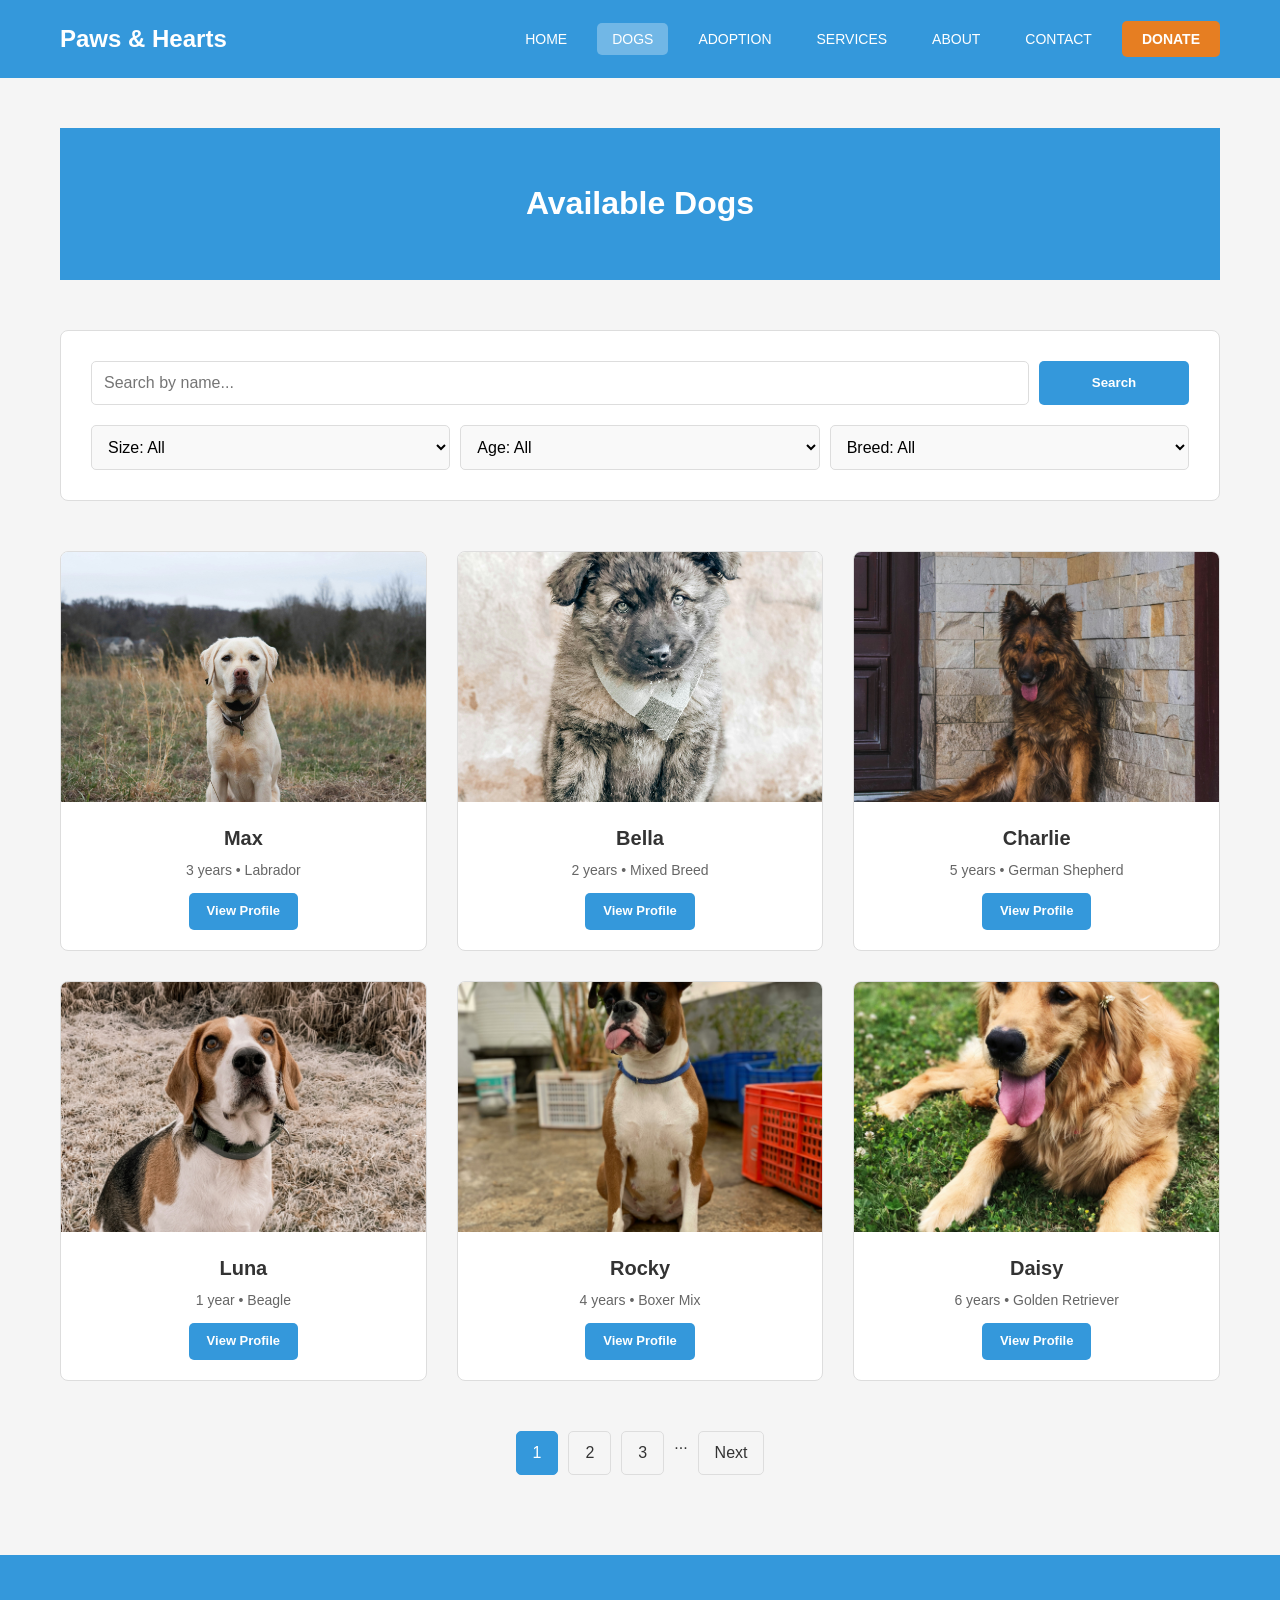
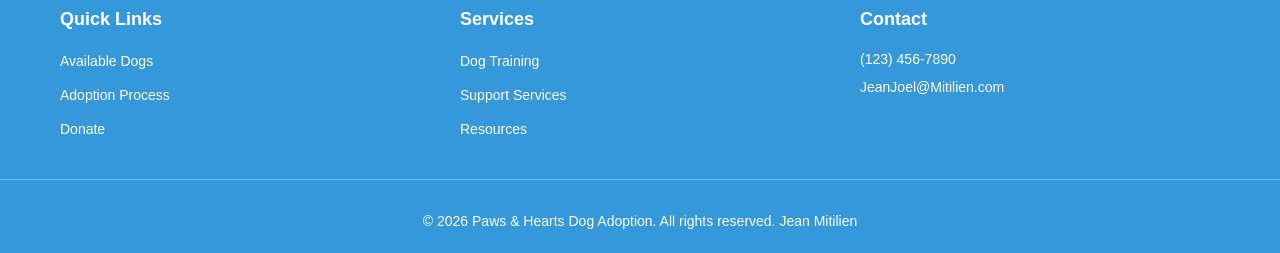
<file: dogs.html>
<!DOCTYPE html>
<html lang="en">
<head>
    <meta charset="UTF-8">
    <meta name="viewport" content="width=device-width, initial-scale=1.0">
    <meta name="description" content="Browse available dogs at Paws & Hearts Dog Adoption - Meet your new best friend today">
    <title>Available Dogs - Paws & Hearts Dog Adoption</title>
    <link rel="stylesheet" href="css/styles.css">
</head>
<body>
    <header>
        <div class="header-container">
            <div class="logo">
                <h1>Paws &amp; Hearts</h1>
            </div>
            <nav>
                <ul>
                    <li><a href="index.html">HOME</a></li>
                    <li><a href="dogs.html" class="active">DOGS</a></li>
                    <li><a href="adoption.html">ADOPTION</a></li>
                    <li><a href="services.html">SERVICES</a></li>
                    <li><a href="about.html">ABOUT</a></li>
                    <li><a href="contact.html">CONTACT</a></li>
                    <li><a href="donate.html" class="donate-btn">DONATE</a></li>
                </ul>
            </nav>
        </div>
    </header>

    <main>
        <section class="page-title">
            <h2>Available Dogs</h2>
        </section>

        <section class="search-filter">
            <div class="search-container">
                <input type="text" placeholder="Search by name..." class="search-box">
                <button class="btn btn-search">Search</button>
            </div>
            <div class="filter-container">
                <select class="filter-select">
                    <option value="">Size: All</option>
                    <option value="small">Small</option>
                    <option value="medium">Medium</option>
                    <option value="large">Large</option>
                </select>
                <select class="filter-select">
                    <option value="">Age: All</option>
                    <option value="puppy">Puppy (0-1 year)</option>
                    <option value="young">Young (1-3 years)</option>
                    <option value="adult">Adult (3-7 years)</option>
                    <option value="senior">Senior (7+ years)</option>
                </select>
                <select class="filter-select">
                    <option value="">Breed: All</option>
                    <option value="labrador">Labrador</option>
                    <option value="shepherd">German Shepherd</option>
                    <option value="mixed">Mixed Breed</option>
                    <option value="beagle">Beagle</option>
                    <option value="golden">Golden Retriever</option>
                </select>
            </div>
        </section>

        <section class="dogs-grid">
            
            <article class="dog-card">
                <div class="dog-image">
                    <img src="images/max.jpg" alt="Max - Labrador Retriever available for adoption">
                </div>
                <div class="dog-info">
                    <h3>Max</h3>
                    <p>3 years • Labrador</p>
                    <a href="dog_details.html" class="view-profile-link">View Profile</a>
                </div>
            </article>

            
            <article class="dog-card">
                <div class="dog-image">
                    <img src="images/bella.jpg" alt="Bella - Mixed Breed available for adoption">
                </div>
                <div class="dog-info">
                    <h3>Bella</h3>
                    <p>2 years • Mixed Breed</p>
                    <a href="dog_details.html" class="view-profile-link">View Profile</a>
                </div>
            </article>

            
            <article class="dog-card">
                <div class="dog-image">
                    <img src="images/charlie.jpg" alt="Charlie - German Shepherd available for adoption">
                </div>
                <div class="dog-info">
                    <h3>Charlie</h3>
                    <p>5 years • German Shepherd</p>
                    <a href="dog_details.html" class="view-profile-link">View Profile</a>
                </div>
            </article>

            
            <article class="dog-card">
                <div class="dog-image">
                    <img src="images/luna.jpg" alt="Luna - Beagle available for adoption">
                </div>
                <div class="dog-info">
                    <h3>Luna</h3>
                    <p>1 year • Beagle</p>
                    <a href="dog_details.html" class="view-profile-link">View Profile</a>
                </div>
            </article>

            
            <article class="dog-card">
                <div class="dog-image">
                    <img src="images/rocky.jpg" alt="Rocky - Boxer Mix available for adoption">
                </div>
                <div class="dog-info">
                    <h3>Rocky</h3>
                    <p>4 years • Boxer Mix</p>
                    <a href="dog_details.html" class="view-profile-link">View Profile</a>
                </div>
            </article>

            
            <article class="dog-card">
                <div class="dog-image">
                    <img src="images/daisy.jpg" alt="Daisy - Golden Retriever available for adoption">
                </div>
                <div class="dog-info">
                    <h3>Daisy</h3>
                    <p>6 years • Golden Retriever</p>
                    <a href="dog_details.html" class="view-profile-link">View Profile</a>
                </div>
            </article>
        </section>

        
        <section class="pagination">
            <a href="#" class="page-link active">1</a>
            <a href="#" class="page-link">2</a>
            <a href="#" class="page-link">3</a>
            <span>...</span>
            <a href="#" class="page-link">Next</a>
        </section>
    </main>

    <footer>
        <div class="footer-container">
            
            <div class="footer-column">
                <h4>Quick Links</h4>
                <ul>
                    <li><a href="dogs.html">Available Dogs</a></li>
                    <li><a href="adoption.html">Adoption Process</a></li>
                    <li><a href="donate.html">Donate</a></li>
                </ul>
            </div>

            
            <div class="footer-column">
                <h4>Services</h4>
                <ul>
                    <li><a href="services.html">Dog Training</a></li>
                    <li><a href="services.html">Support Services</a></li>
                    <li><a href="services.html">Resources</a></li>
                </ul>
            </div>

            
            <div class="footer-column">
                <h4>Contact</h4>
                <p>(123) 456-7890</p>
                <p><a href="mailto:JeanJoel@Mitilien.com">JeanJoel@Mitilien.com</a></p>
            </div>
        </div>
        <div class="footer-bottom">
            <p>&copy; 2026 Paws &amp; Hearts Dog Adoption. All rights reserved. Jean Mitilien</p>
        </div>
    </footer>
</body>
</html>
</file>
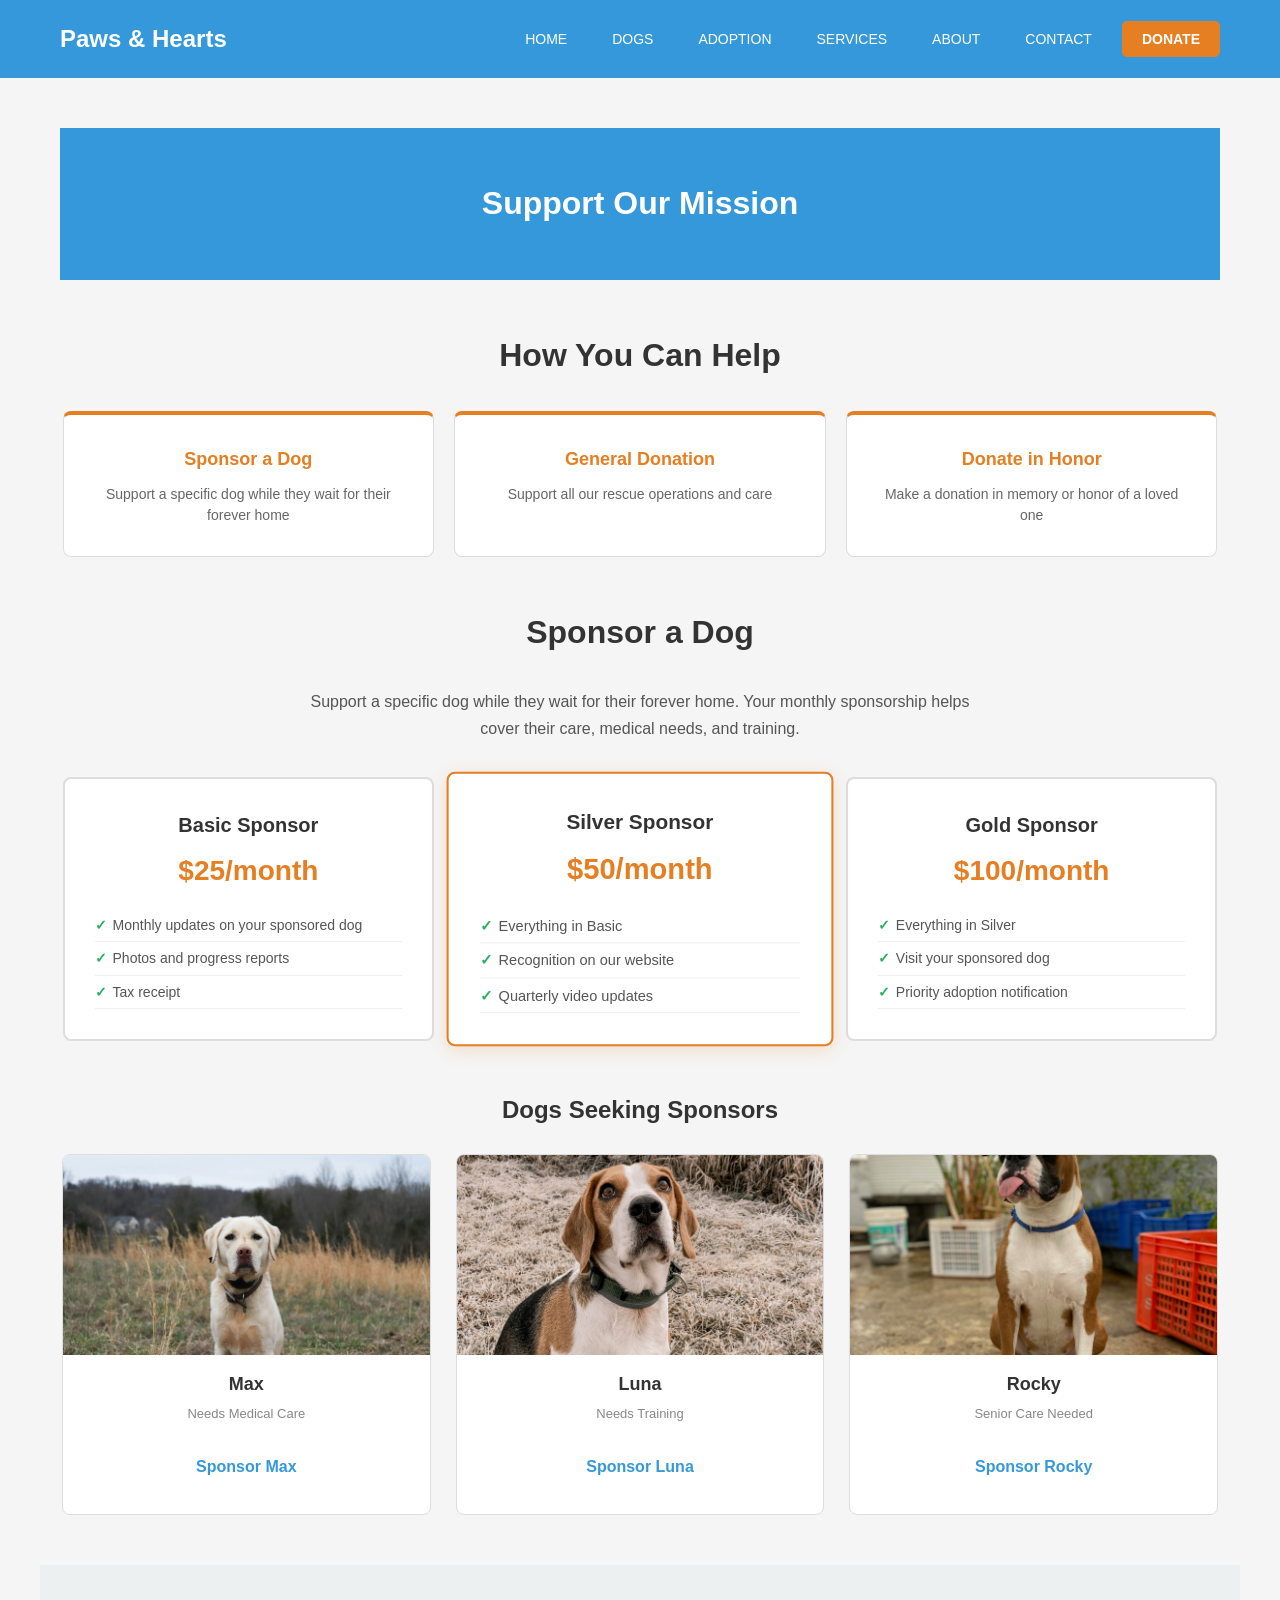
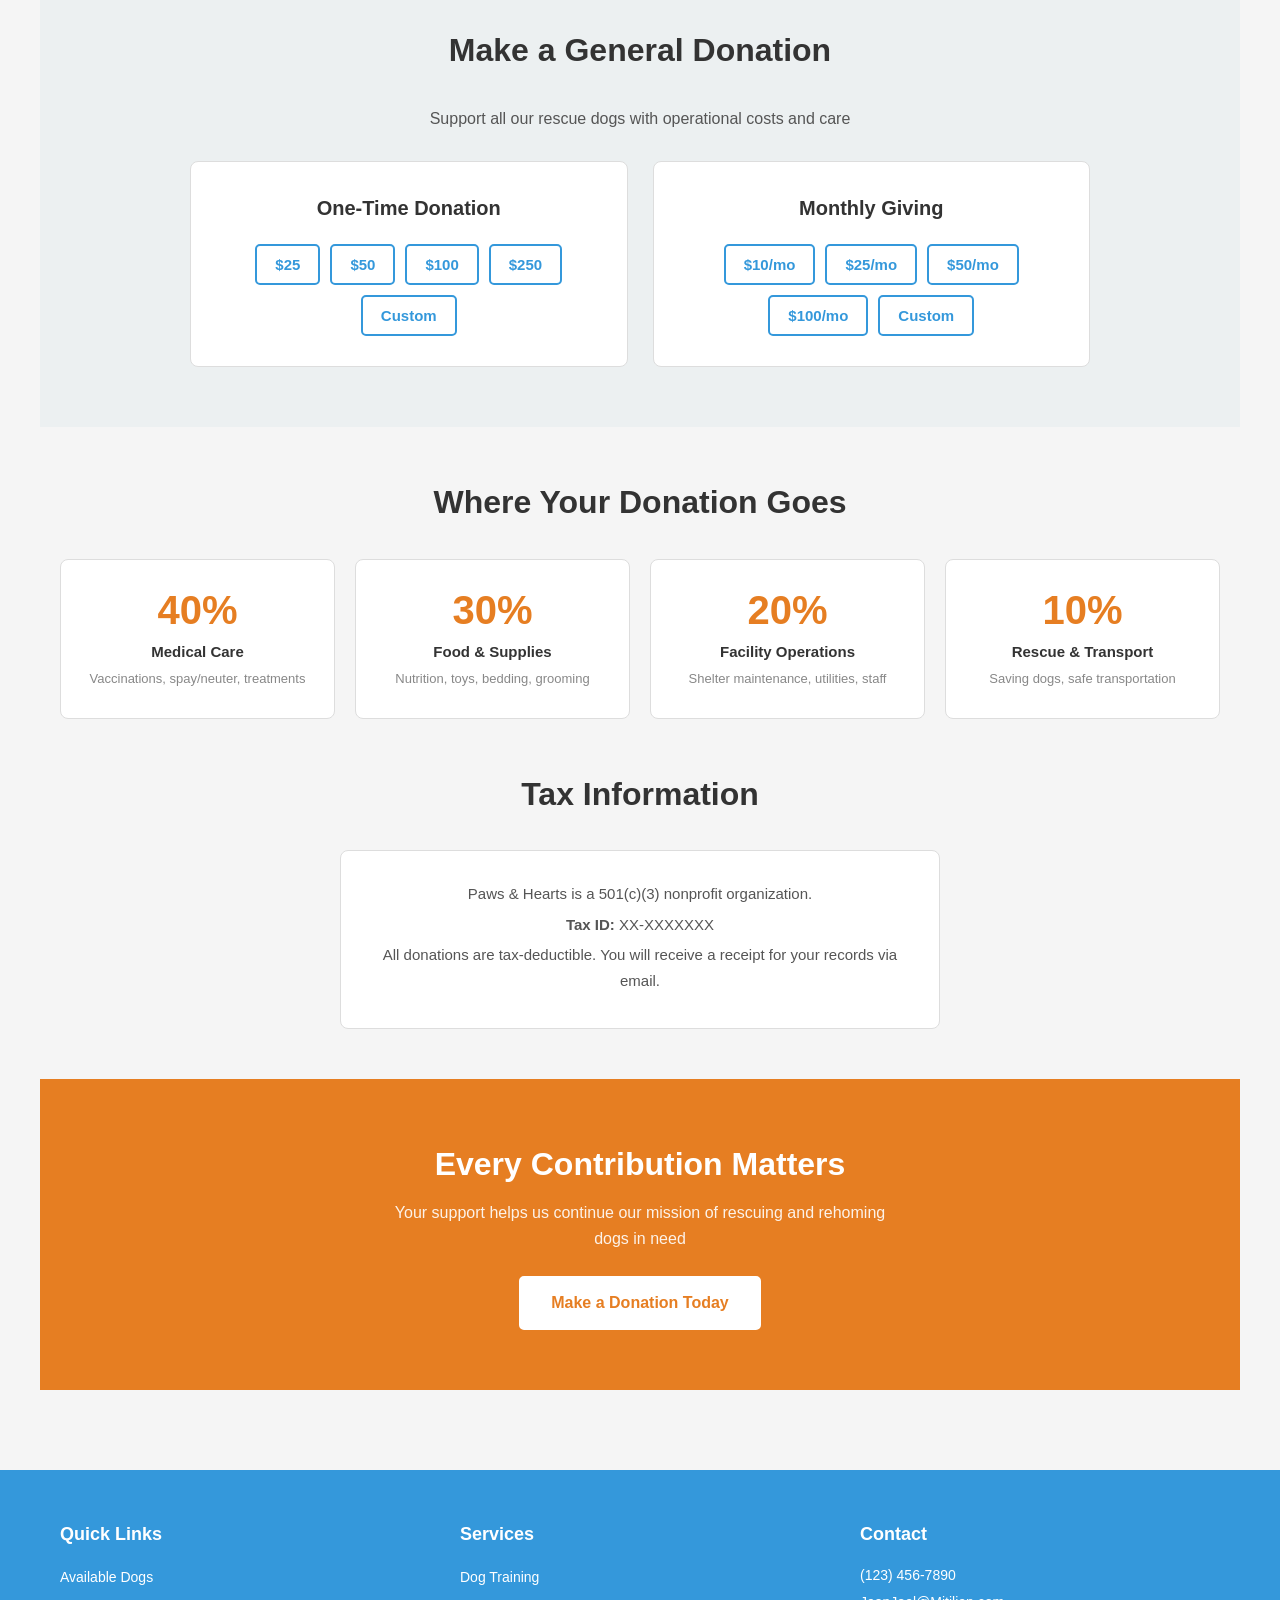
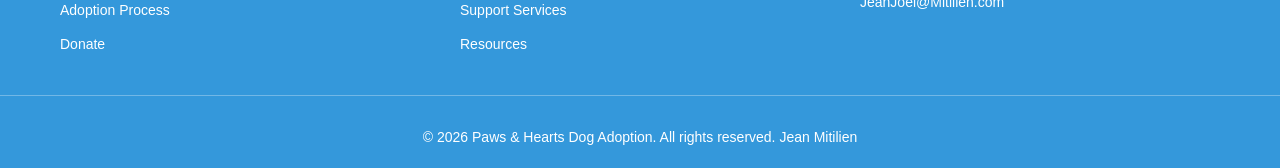
<file: donate.html>
<!DOCTYPE html>
<html lang="en">
<head>
    <meta charset="UTF-8">
    <meta name="viewport" content="width=device-width, initial-scale=1.0">
    <meta name="description" content="Support Paws & Hearts Dog Adoption - Donate, sponsor a dog, or contribute to our mission">
    <title>Donate - Paws & Hearts Dog Adoption</title>
    <link rel="stylesheet" href="css/styles.css">
</head>
<body>
    <header>
        <div class="header-container">
            <div class="logo">
                <h1>Paws &amp; Hearts</h1>
            </div>
            <nav>
                <ul>
                    <li><a href="index.html">HOME</a></li>
                    <li><a href="dogs.html">DOGS</a></li>
                    <li><a href="adoption.html">ADOPTION</a></li>
                    <li><a href="services.html">SERVICES</a></li>
                    <li><a href="about.html">ABOUT</a></li>
                    <li><a href="contact.html">CONTACT</a></li>
                    <li><a href="donate.html" class="donate-btn active">DONATE</a></li>
                </ul>
            </nav>
        </div>
    </header>

    <main>
        <section class="page-title">
            <h2>Support Our Mission</h2>
        </section>

        <section class="donation-options">
            <h2>How You Can Help</h2>
            <div class="help-options">
                <article class="help-card">
                    <h3>Sponsor a Dog</h3>
                    <p>Support a specific dog while they wait for their forever home</p>
                </article>
                <article class="help-card">
                    <h3>General Donation</h3>
                    <p>Support all our rescue operations and care</p>
                </article>
                <article class="help-card">
                    <h3>Donate in Honor</h3>
                    <p>Make a donation in memory or honor of a loved one</p>
                </article>
            </div>
        </section>

        <section class="sponsor-section">
            <h2>Sponsor a Dog</h2>
            <p class="sponsor-intro">Support a specific dog while they wait for their forever home. Your monthly sponsorship helps cover their care, medical needs, and training.</p>
            
            <div class="sponsorship-levels">
                <article class="sponsor-level">
                    <h3>Basic Sponsor</h3>
                    <p class="sponsor-price">$25/month</p>
                    <ul class="sponsor-benefits">
                        <li>Monthly updates on your sponsored dog</li>
                        <li>Photos and progress reports</li>
                        <li>Tax receipt</li>
                    </ul>
                </article>

                <article class="sponsor-level featured-sponsor">
                    <h3>Silver Sponsor</h3>
                    <p class="sponsor-price">$50/month</p>
                    <ul class="sponsor-benefits">
                        <li>Everything in Basic</li>
                        <li>Recognition on our website</li>
                        <li>Quarterly video updates</li>
                    </ul>
                </article>

                <article class="sponsor-level">
                    <h3>Gold Sponsor</h3>
                    <p class="sponsor-price">$100/month</p>
                    <ul class="sponsor-benefits">
                        <li>Everything in Silver</li>
                        <li>Visit your sponsored dog</li>
                        <li>Priority adoption notification</li>
                    </ul>
                </article>
            </div>

            <div class="sponsor-dogs">
                <h3>Dogs Seeking Sponsors</h3>
                <div class="sponsor-dog-grid">
                    <article class="sponsor-dog-card">
                        <div class="sponsor-dog-image">
                            <img src="images/max.jpg" alt="Max needs medical care">
                        </div>
                        <h4>Max</h4>
                        <p>Needs Medical Care</p>
                        <a href="contact.html" class="btn btn-primary">Sponsor Max</a>
                    </article>

                    <article class="sponsor-dog-card">
                        <div class="sponsor-dog-image">
                            <img src="images/luna.jpg" alt="Luna needs training">
                        </div>
                        <h4>Luna</h4>
                        <p>Needs Training</p>
                        <a href="contact.html" class="btn btn-primary">Sponsor Luna</a>
                    </article>

                    <article class="sponsor-dog-card">
                        <div class="sponsor-dog-image">
                            <img src="images/rocky.jpg" alt="Rocky needs senior care">
                        </div>
                        <h4>Rocky</h4>
                        <p>Senior Care Needed</p>
                        <a href="contact.html" class="btn btn-primary">Sponsor Rocky</a>
                    </article>
                </div>
            </div>
        </section>

        <section class="general-donation">
            <h2>Make a General Donation</h2>
            <p class="donation-intro">Support all our rescue dogs with operational costs and care</p>
            
            <div class="donation-types">
                <div class="donation-type-box">
                    <h3>One-Time Donation</h3>
                    <div class="donation-amounts">
                        <button class="amount-btn">$25</button>
                        <button class="amount-btn">$50</button>
                        <button class="amount-btn">$100</button>
                        <button class="amount-btn">$250</button>
                        <button class="amount-btn">Custom</button>
                    </div>
                </div>

                <div class="donation-type-box">
                    <h3>Monthly Giving</h3>
                    <div class="donation-amounts">
                        <button class="amount-btn">$10/mo</button>
                        <button class="amount-btn">$25/mo</button>
                        <button class="amount-btn">$50/mo</button>
                        <button class="amount-btn">$100/mo</button>
                        <button class="amount-btn">Custom</button>
                    </div>
                </div>
            </div>
        </section>

        <section class="donation-impact">
            <h2>Where Your Donation Goes</h2>
            <div class="impact-breakdown">
                <article class="impact-item">
                    <div class="impact-percentage">40%</div>
                    <h4>Medical Care</h4>
                    <p>Vaccinations, spay/neuter, treatments</p>
                </article>
                <article class="impact-item">
                    <div class="impact-percentage">30%</div>
                    <h4>Food &amp; Supplies</h4>
                    <p>Nutrition, toys, bedding, grooming</p>
                </article>
                <article class="impact-item">
                    <div class="impact-percentage">20%</div>
                    <h4>Facility Operations</h4>
                    <p>Shelter maintenance, utilities, staff</p>
                </article>
                <article class="impact-item">
                    <div class="impact-percentage">10%</div>
                    <h4>Rescue &amp; Transport</h4>
                    <p>Saving dogs, safe transportation</p>
                </article>
            </div>
        </section>

        <section class="tax-info">
            <h2>Tax Information</h2>
            <div class="tax-details">
                <p>Paws &amp; Hearts is a 501(c)(3) nonprofit organization.</p>
                <p><strong>Tax ID:</strong> XX-XXXXXXX</p>
                <p>All donations are tax-deductible. You will receive a receipt for your records via email.</p>
            </div>
        </section>

        <section class="donation-cta">
            <h2>Every Contribution Matters</h2>
            <p>Your support helps us continue our mission of rescuing and rehoming dogs in need</p>
            <a href="contact.html" class="btn btn-primary">Make a Donation Today</a>
        </section>
    </main>

    <footer>
        <div class="footer-container">
            <div class="footer-column">
                <h4>Quick Links</h4>
                <ul>
                    <li><a href="dogs.html">Available Dogs</a></li>
                    <li><a href="adoption.html">Adoption Process</a></li>
                    <li><a href="donate.html">Donate</a></li>
                </ul>
            </div>

            <div class="footer-column">
                <h4>Services</h4>
                <ul>
                    <li><a href="services.html">Dog Training</a></li>
                    <li><a href="services.html">Support Services</a></li>
                    <li><a href="services.html">Resources</a></li>
                </ul>
            </div>

            <div class="footer-column">
                <h4>Contact</h4>
                <p>(123) 456-7890</p>
                <p><a href="mailto:JeanJoel@Mitilien.com">JeanJoel@Mitilien.com</a></p>
            </div>
        </div>
        <div class="footer-bottom">
            <p>&copy; 2026 Paws &amp; Hearts Dog Adoption. All rights reserved. Jean Mitilien</p>
        </div>
    </footer>
</body>
</html>
</file>
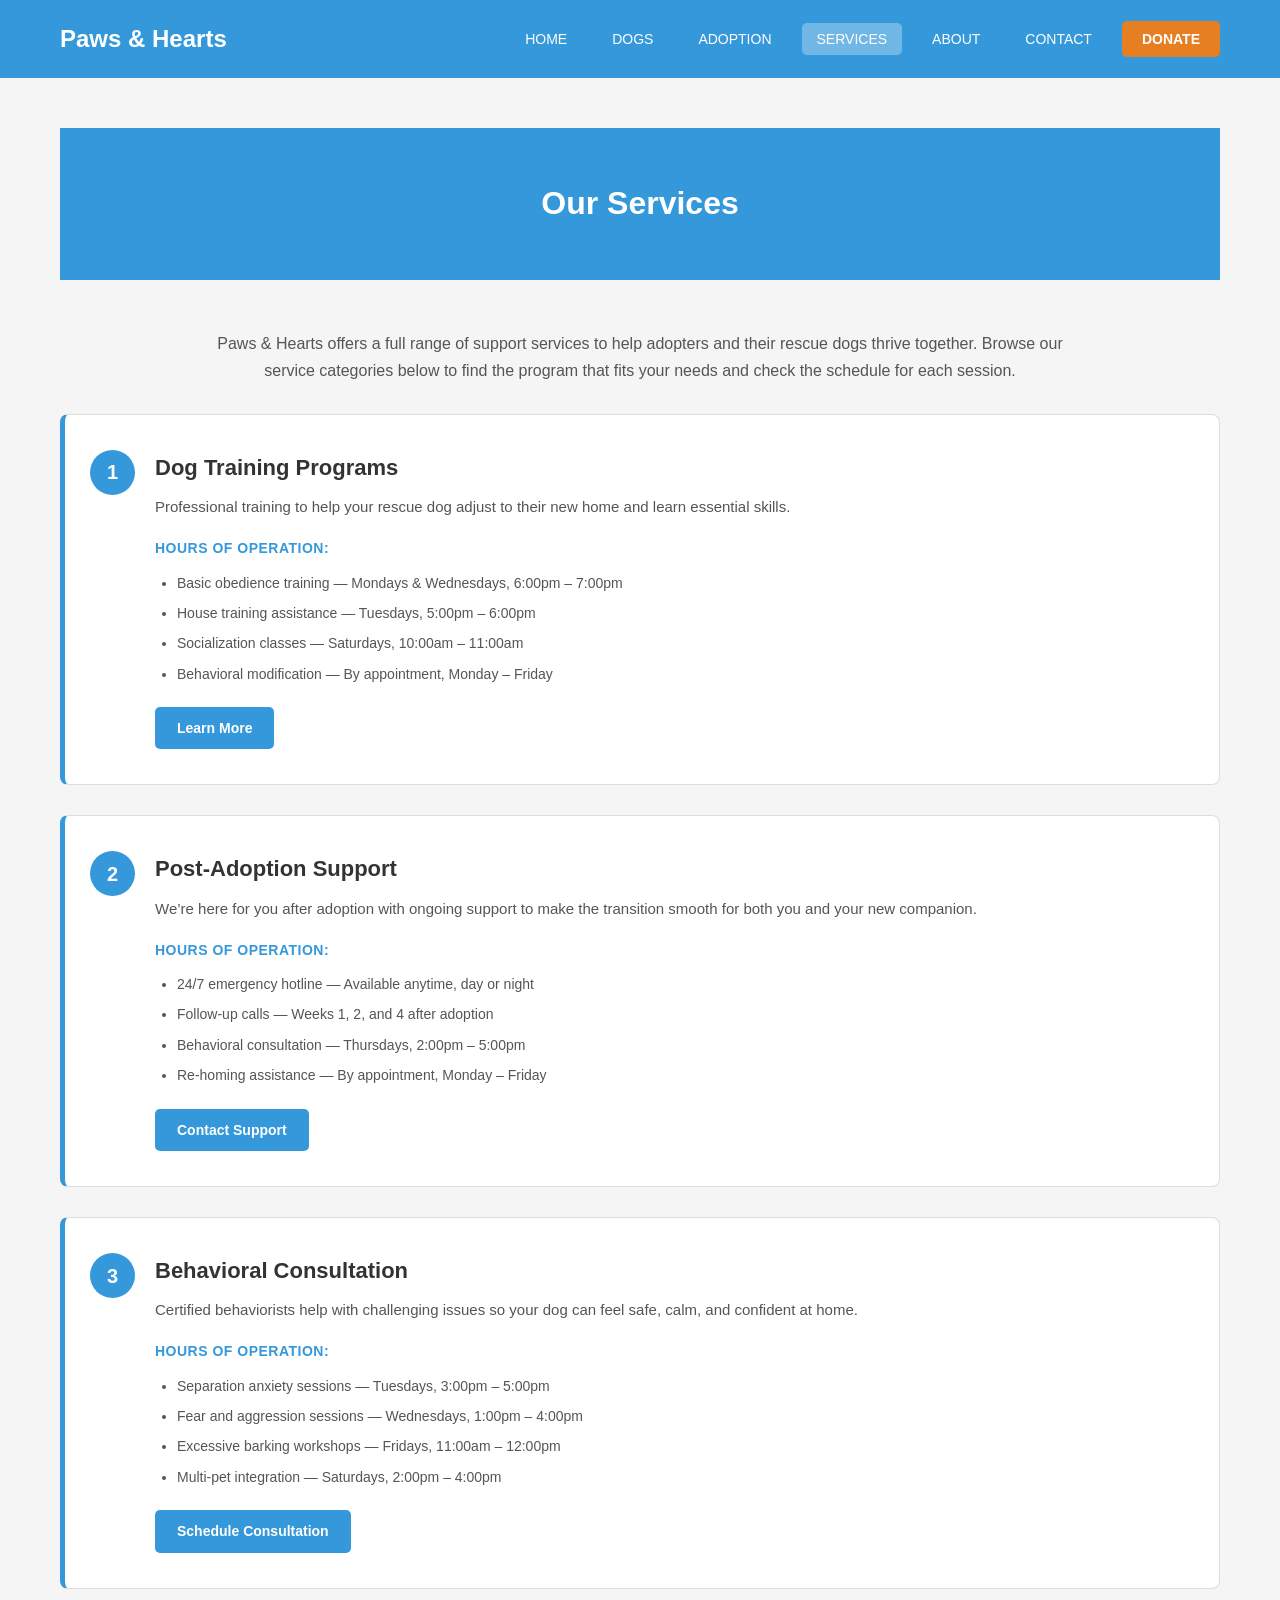
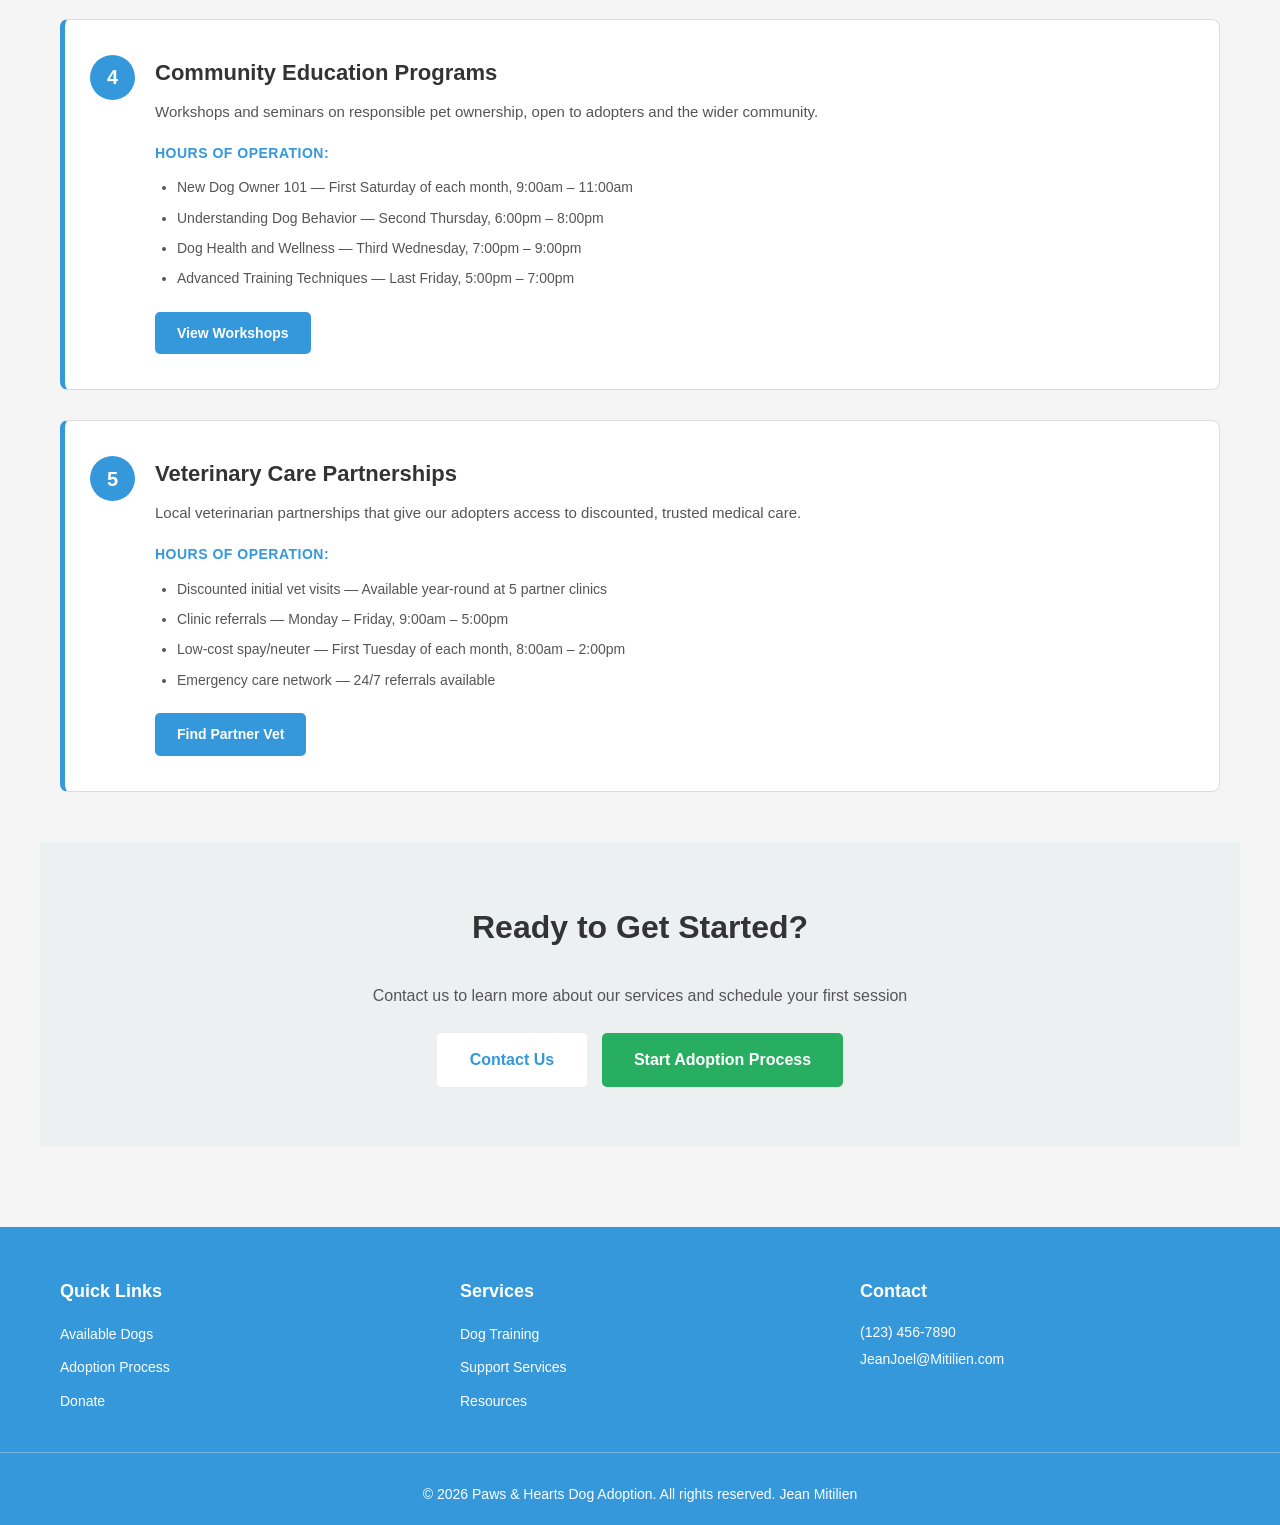
<file: services.html>
<!DOCTYPE html>
<html lang="en">
<head>
    <meta charset="UTF-8">
    <meta name="viewport" content="width=device-width, initial-scale=1.0">
    <meta name="description" content="Paws & Hearts Services - Training, support, and resources for dog adopters">
    <title>Our Services - Paws & Hearts Dog Adoption</title>
    <link rel="stylesheet" href="css/styles.css">
</head>
<body>
    <header>
        <div class="header-container">
            <div class="logo">
                <h1>Paws &amp; Hearts</h1>
            </div>
            <nav>
                <ul>
                    <li><a href="index.html">HOME</a></li>
                    <li><a href="dogs.html">DOGS</a></li>
                    <li><a href="adoption.html">ADOPTION</a></li>
                    <li><a href="services.html" class="active">SERVICES</a></li>
                    <li><a href="about.html">ABOUT</a></li>
                    <li><a href="contact.html">CONTACT</a></li>
                    <li><a href="donate.html" class="donate-btn">DONATE</a></li>
                </ul>
            </nav>
        </div>
    </header>

    <main>
        <section class="page-title">
            <h2>Our Services</h2>
        </section>

        <section class="services-intro">
            <p>Paws &amp; Hearts offers a full range of support services to help adopters and their rescue dogs thrive together. Browse our service categories below to find the program that fits your needs and check the schedule for each session.</p>
        </section>

        <ol class="services-list">
            <li class="service-item">
                <h3>Dog Training Programs</h3>
                <p>Professional training to help your rescue dog adjust to their new home and learn essential skills.</p>

                <h4>Hours of Operation:</h4>
                <ul class="service-hours">
                    <li>Basic obedience training &mdash; Mondays &amp; Wednesdays, 6:00pm &ndash; 7:00pm</li>
                    <li>House training assistance &mdash; Tuesdays, 5:00pm &ndash; 6:00pm</li>
                    <li>Socialization classes &mdash; Saturdays, 10:00am &ndash; 11:00am</li>
                    <li>Behavioral modification &mdash; By appointment, Monday &ndash; Friday</li>
                </ul>
                <a href="contact.html" class="service-link">Learn More</a>
            </li>

            <li class="service-item">
                <h3>Post-Adoption Support</h3>
                <p>We&rsquo;re here for you after adoption with ongoing support to make the transition smooth for both you and your new companion.</p>

                <h4>Hours of Operation:</h4>
                <ul class="service-hours">
                    <li>24/7 emergency hotline &mdash; Available anytime, day or night</li>
                    <li>Follow-up calls &mdash; Weeks 1, 2, and 4 after adoption</li>
                    <li>Behavioral consultation &mdash; Thursdays, 2:00pm &ndash; 5:00pm</li>
                    <li>Re-homing assistance &mdash; By appointment, Monday &ndash; Friday</li>
                </ul>
                <a href="contact.html" class="service-link">Contact Support</a>
            </li>

            <li class="service-item">
                <h3>Behavioral Consultation</h3>
                <p>Certified behaviorists help with challenging issues so your dog can feel safe, calm, and confident at home.</p>

                <h4>Hours of Operation:</h4>
                <ul class="service-hours">
                    <li>Separation anxiety sessions &mdash; Tuesdays, 3:00pm &ndash; 5:00pm</li>
                    <li>Fear and aggression sessions &mdash; Wednesdays, 1:00pm &ndash; 4:00pm</li>
                    <li>Excessive barking workshops &mdash; Fridays, 11:00am &ndash; 12:00pm</li>
                    <li>Multi-pet integration &mdash; Saturdays, 2:00pm &ndash; 4:00pm</li>
                </ul>
                <a href="contact.html" class="service-link">Schedule Consultation</a>
            </li>

            <li class="service-item">
                <h3>Community Education Programs</h3>
                <p>Workshops and seminars on responsible pet ownership, open to adopters and the wider community.</p>

                <h4>Hours of Operation:</h4>
                <ul class="service-hours">
                    <li>New Dog Owner 101 &mdash; First Saturday of each month, 9:00am &ndash; 11:00am</li>
                    <li>Understanding Dog Behavior &mdash; Second Thursday, 6:00pm &ndash; 8:00pm</li>
                    <li>Dog Health and Wellness &mdash; Third Wednesday, 7:00pm &ndash; 9:00pm</li>
                    <li>Advanced Training Techniques &mdash; Last Friday, 5:00pm &ndash; 7:00pm</li>
                </ul>
                <a href="contact.html" class="service-link">View Workshops</a>
            </li>

            <li class="service-item">
                <h3>Veterinary Care Partnerships</h3>
                <p>Local veterinarian partnerships that give our adopters access to discounted, trusted medical care.</p>

                <h4>Hours of Operation:</h4>
                <ul class="service-hours">
                    <li>Discounted initial vet visits &mdash; Available year-round at 5 partner clinics</li>
                    <li>Clinic referrals &mdash; Monday &ndash; Friday, 9:00am &ndash; 5:00pm</li>
                    <li>Low-cost spay/neuter &mdash; First Tuesday of each month, 8:00am &ndash; 2:00pm</li>
                    <li>Emergency care network &mdash; 24/7 referrals available</li>
                </ul>
                <a href="contact.html" class="service-link">Find Partner Vet</a>
            </li>
        </ol>

        <section class="services-cta">
            <h2>Ready to Get Started?</h2>
            <p>Contact us to learn more about our services and schedule your first session</p>
            <div class="cta-buttons">
                <a href="contact.html" class="btn btn-primary">Contact Us</a>
                <a href="adoption.html" class="btn btn-secondary">Start Adoption Process</a>
            </div>
        </section>
    </main>

    <footer>
        <div class="footer-container">
            <div class="footer-column">
                <h4>Quick Links</h4>
                <ul>
                    <li><a href="dogs.html">Available Dogs</a></li>
                    <li><a href="adoption.html">Adoption Process</a></li>
                    <li><a href="donate.html">Donate</a></li>
                </ul>
            </div>

            <div class="footer-column">
                <h4>Services</h4>
                <ul>
                    <li><a href="services.html">Dog Training</a></li>
                    <li><a href="services.html">Support Services</a></li>
                    <li><a href="services.html">Resources</a></li>
                </ul>
            </div>

            <div class="footer-column">
                <h4>Contact</h4>
                <p>(123) 456-7890</p>
                <p><a href="mailto:JeanJoel@Mitilien.com">JeanJoel@Mitilien.com</a></p>
            </div>
        </div>
        <div class="footer-bottom">
            <p>&copy; 2026 Paws &amp; Hearts Dog Adoption. All rights reserved. Jean Mitilien</p>
        </div>
    </footer>
</body>
</html>
</file>
<file: css/styles.css>
* {
    margin: 0;
    padding: 0;
    box-sizing: border-box;
}

body {
    font-family: Arial, sans-serif;
    color: #333;
    background-color: #f5f5f5;
    line-height: 1.6;
}

img {
    max-width: 100%;
    height: auto;
}

a {
    text-decoration: none;
    color: inherit;
}

ul {
    list-style: none;
}


/* ======= HEADER ========== */

header {
    background-color: #3498db;
    padding: 20px 0;
}

.header-container {
    max-width: 1200px;
    margin: 0 auto;
    padding: 0 20px;
    display: flex;
    justify-content: space-between;
    align-items: center;
}

.logo h1 {
    color: white;
    font-size: 24px;
}

nav ul {
    display: flex;
    gap: 15px;
    align-items: center;
}

nav a {
    color: white;
    padding: 8px 15px;
    border-radius: 5px;
    font-size: 14px;
    white-space: nowrap;
}

nav a:hover {
    background-color: rgba(255, 255, 255, 0.2);
}

nav a.active {
    background-color: rgba(255, 255, 255, 0.3);
}

.donate-btn {
    background-color: #e67e22 !important;
    font-weight: bold;
    padding: 10px 20px !important;
}

.donate-btn:hover {
    background-color: #d35400 !important;
}


/* ============HERO SECTION =========== */

.hero {
    background-color: #3498db;
    background-image: url('../images/hero-bg.jpg');
    background-size: cover;
    background-position: center;
    padding: 80px 20px;
    text-align: center;
}

.hero-content {
    max-width: 800px;
    margin: 0 auto;
}

.hero h2 {
    color: white;
    font-size: 36px;
    margin-bottom: 15px;
    line-height: 1.2;
}

.hero p {
    color: white;
    font-size: 18px;
    margin-bottom: 30px;
    line-height: 1.5;
}

.hero-buttons {
    display: flex;
    gap: 15px;
    justify-content: center;
    flex-wrap: wrap;
}


/* ========== BUTTONS =========== */

.btn {
    padding: 12px 30px;
    border-radius: 5px;
    font-weight: bold;
    cursor: pointer;
    display: inline-block;
    text-align: center;
    min-width: 150px;
}

.btn-primary {
    background-color: white;
    color: #3498db;
    border: 2px solid white;
}

.btn-primary:hover {
    background-color: #ecf0f1;
}

.btn-secondary {
    background-color: #27ae60;
    color: white;
    border: 2px solid #27ae60;
}

.btn-secondary:hover {
    background-color: #229954;
}

.btn-search {
    background-color: #3498db;
    color: white;
    border: none;
}

.btn-search:hover {
    background-color: #2980b9;
}


/* ====== MAIN CONTENT AREA =========== */

main {
    max-width: 1200px;
    margin: 0 auto;
    padding: 0 20px;
}

section {
    margin: 50px 0;
}

section h2 {
    text-align: center;
    font-size: 32px;
    margin-bottom: 30px;
    color: #333;
}


/* ============== DOG CARDS============== */

.dog-grid,
.dogs-grid {
    display: flex;
    flex-wrap: wrap;
    gap: 30px;
    justify-content: center;
}

.dog-card {
    background-color: white;
    border: 1px solid #ddd;
    border-radius: 8px;
    overflow: hidden;
    flex: 0 1 calc(33.333% - 20px);
    min-width: 280px;
}

.dog-card:hover {
    box-shadow: 0 4px 8px rgba(0, 0, 0, 0.1);
}

.dog-image {
    width: 100%;
    height: 250px;
    background-color: #e0e0e0;
}

.dog-image img {
    width: 100%;
    height: 100%;
    object-fit: cover;
}

.dog-info {
    padding: 20px;
    text-align: center;
}

.dog-info h3 {
    font-size: 20px;
    margin-bottom: 5px;
    color: #333;
}

.dog-info p {
    color: #666;
    font-size: 14px;
}

.view-profile-link {
    display: inline-block;
    margin-top: 12px;
    padding: 8px 18px;
    background-color: #3498db;
    color: white;
    border-radius: 5px;
    font-size: 13px;
    font-weight: bold;
    transition: background-color 0.2s ease;
}

.view-profile-link:hover {
    background-color: #2980b9;
}


/* ========== INFO BOXES =============== */

.how-we-help {
    background-color: #ecf0f1;
    padding: 50px 20px;
    margin: 50px -20px;
}

.info-boxes {
    display: flex;
    gap: 20px;
    justify-content: center;
    flex-wrap: wrap;
}

.info-box {
    background-color: white;
    border: 1px solid #ddd;
    padding: 30px;
    text-align: center;
    width: 200px;
    border-radius: 8px;
}

.info-box:hover {
    box-shadow: 0 4px 8px rgba(0, 0, 0, 0.1);
}

.info-box h3 {
    font-size: 18px;
    margin-bottom: 10px;
    color: #3498db;
}

.info-box p {
    color: #666;
    font-size: 14px;
}


/* ========= PAGE TITLE ============ */

.page-title {
    background-color: #3498db;
    padding: 50px 20px;
    /* margin: 0 20px 50px -20px; */
    text-align: center;
}

.page-title h2 {
    color: white;
    margin: 0;
}


/* ======== SEARCH & FILTERS============== */

.search-filter {
    background-color: white;
    border: 1px solid #ddd;
    padding: 30px;
    border-radius: 8px;
    margin-bottom: 50px;
}

.search-container {
    display: flex;
    gap: 10px;
    margin-bottom: 20px;
}

.search-box {
    flex: 1;
    padding: 12px;
    border: 1px solid #ddd;
    border-radius: 5px;
    font-size: 16px;
}

.search-box:focus {
    outline: none;
    border-color: #3498db;
}

.filter-container {
    display: flex;
    gap: 10px;
}

.filter-select {
    flex: 1;
    padding: 12px;
    border: 1px solid #ddd;
    border-radius: 5px;
    font-size: 16px;
    background-color: #f9f9f9;
}

.filter-select:focus {
    outline: none;
    border-color: #3498db;
}


/* ======= PAGINATION ================ */

.pagination {
    display: flex;
    justify-content: center;
    gap: 10px;
    margin: 50px 0;
}

.page-link {
    padding: 8px 16px;
    border: 1px solid #ddd;
    border-radius: 5px;
    color: #333;
}

.page-link:hover {
    background-color: #ecf0f1;
}

.page-link.active {
    background-color: #3498db;
    color: white;
    border-color: #3498db;
}


/* ===============
   ADOPTION PAGE
   =============== */

/* Adoption Steps */
.adoption-steps {
    display: flex;
    flex-wrap: wrap;
    gap: 20px;
    justify-content: center;
    margin: 50px 0;
}

.step-card {
    background-color: white;
    border: 1px solid #ddd;
    border-radius: 8px;
    padding: 30px 20px;
    text-align: center;
    flex: 0 1 calc(33.333% - 15px);
    min-width: 250px;
    position: relative;
}

.step-card:hover {
    box-shadow: 0 4px 12px rgba(0, 0, 0, 0.1);
    transform: translateY(-2px);
    transition: all 0.2s ease;
}

.step-number {
    width: 50px;
    height: 50px;
    background-color: #3498db;
    color: white;
    border-radius: 50%;
    display: flex;
    align-items: center;
    justify-content: center;
    font-size: 22px;
    font-weight: bold;
    margin: 0 auto 15px;
}

.step-card h3 {
    font-size: 18px;
    margin-bottom: 10px;
    color: #333;
}

.step-card p {
    color: #666;
    font-size: 14px;
    line-height: 1.5;
}

/* Requirements Section */
.adoption-requirements {
    background-color: #ecf0f1;
    padding: 50px 20px;
    margin: 50px -20px;
    border-radius: 0;
}

.adoption-requirements h2 {
    color: #333;
}

.requirements-grid {
    display: flex;
    flex-wrap: wrap;
    gap: 20px;
    justify-content: center;
    max-width: 1200px;
    margin: 0 auto;
}

.requirement-box {
    background-color: white;
    border: 1px solid #ddd;
    border-radius: 8px;
    padding: 25px;
    text-align: center;
    flex: 0 1 calc(25% - 15px);
    min-width: 200px;
}

.requirement-box h3 {
    color: #3498db;
    font-size: 16px;
    margin-bottom: 10px;
}

.requirement-box p {
    color: #555;
    font-size: 14px;
}

/* Adoption Fees */
.adoption-fees-section {
    margin: 50px 0;
}

.fees-subtitle {
    text-align: center;
    color: #666;
    margin-bottom: 30px;
    font-size: 15px;
}

.fees-cards {
    display: flex;
    gap: 20px;
    justify-content: center;
    flex-wrap: wrap;
}

.fee-card {
    background-color: white;
    border: 2px solid #ddd;
    border-radius: 8px;
    padding: 30px 20px;
    text-align: center;
    flex: 0 1 calc(33.333% - 15px);
    min-width: 200px;
    transition: transform 0.2s ease;
}

.fee-card:hover {
    transform: translateY(-3px);
    box-shadow: 0 6px 16px rgba(0, 0, 0, 0.1);
}

.featured-fee {
    border-color: #3498db;
    transform: scale(1.05);
    box-shadow: 0 4px 16px rgba(52, 152, 219, 0.2);
}

.featured-fee:hover {
    transform: scale(1.05) translateY(-3px);
}

.fee-card h3 {
    font-size: 20px;
    color: #333;
    margin-bottom: 8px;
}

.fee-card .age {
    color: #888;
    font-size: 14px;
    margin-bottom: 12px;
}

.fee-card .price {
    font-size: 36px;
    font-weight: bold;
    color: #3498db;
}

/* Adoption CTA */
.adoption-cta {
    background-color: #3498db;
    padding: 60px 20px;
    text-align: center;
    margin: 50px -20px;
    border-radius: 0;
}

.adoption-cta h2 {
    color: white;
}

.cta-buttons {
    display: flex;
    gap: 15px;
    justify-content: center;
    flex-wrap: wrap;
    margin-top: 20px;
}

.adoption-cta .btn-primary {
    background-color: white;
    color: #3498db;
}

.adoption-cta .btn-secondary {
    background-color: transparent;
    color: white;
    border-color: white;
}

.adoption-cta .btn-secondary:hover {
    background-color: rgba(255,255,255,0.15);
}


/* ===============
   SERVICES PAGE
   =============== */

/* Intro paragraph above the ordered list */
.services-intro {
    max-width: 850px;
    margin: 50px auto 30px;
    text-align: center;
    color: #555;
    font-size: 16px;
    line-height: 1.7;
}

/* Ordered list of major service categories */
.services-list {
    list-style-position: outside;
    padding-left: 50px;
    margin: 30px 0 50px;
    counter-reset: service-counter;
}

/* Custom-styled numbered markers using counters
   (replaces the default ol numbering for a cleaner look) */
.services-list {
    list-style: none;
    padding-left: 0;
}

.service-item {
    background-color: white;
    border: 1px solid #ddd;
    border-radius: 8px;
    padding: 35px 35px 35px 90px;
    margin-bottom: 30px;
    border-left: 5px solid #3498db;
    position: relative;
    counter-increment: service-counter;
}

.service-item::before {
    content: counter(service-counter);
    position: absolute;
    left: 25px;
    top: 35px;
    width: 45px;
    height: 45px;
    background-color: #3498db;
    color: white;
    border-radius: 50%;
    display: flex;
    align-items: center;
    justify-content: center;
    font-size: 20px;
    font-weight: bold;
}

.service-item:hover {
    box-shadow: 0 4px 12px rgba(0, 0, 0, 0.08);
    transition: box-shadow 0.2s ease;
}

.service-item h3 {
    font-size: 22px;
    color: #333;
    margin-bottom: 10px;
}

.service-item > p {
    color: #555;
    margin-bottom: 18px;
    font-size: 15px;
    line-height: 1.6;
}

.service-item h4 {
    color: #3498db;
    font-size: 14px;
    margin-bottom: 12px;
    text-transform: uppercase;
    letter-spacing: 0.5px;
}

/* Nested unordered list of hours of operation
   (overrides the global "ul { list-style: none }" rule) */
.service-hours {
    list-style: disc;
    padding-left: 22px;
    margin-bottom: 22px;
}

.service-hours li {
    color: #555;
    font-size: 14px;
    margin-bottom: 8px;
    line-height: 1.6;
}

.service-link {
    display: inline-block;
    padding: 10px 22px;
    background-color: #3498db;
    color: white;
    border-radius: 5px;
    font-size: 14px;
    font-weight: bold;
    transition: background-color 0.2s ease;
}

.service-link:hover {
    background-color: #2980b9;
}

/* Services CTA */
.services-cta {
    background-color: #ecf0f1;
    padding: 60px 20px;
    text-align: center;
    margin: 50px -20px;
}

.services-cta p {
    color: #555;
    margin-bottom: 25px;
    font-size: 16px;
}


/* =============
   ABOUT PAGE
   ============= */

/* Mission Section */
.about-mission {
    background-color: #3498db;
    padding: 60px 20px;
    margin: 0 -20px 50px;
    text-align: center;
}

.mission-text h2 {
    color: white;
    margin-bottom: 15px;
}

.mission-text p {
    color: rgba(255, 255, 255, 0.92);
    font-size: 18px;
    max-width: 700px;
    margin: 0 auto;
    line-height: 1.7;
}

/* Our Story */
.our-story {
    max-width: 800px;
    margin: 50px auto;
    text-align: center;
}

.our-story p {
    color: #555;
    font-size: 16px;
    line-height: 1.8;
    margin-bottom: 15px;
}

/* Impact Stats */
.impact-stats {
    background-color: #ecf0f1;
    padding: 60px 20px;
    margin: 50px -20px;
}

.stats-grid {
    display: flex;
    flex-wrap: wrap;
    gap: 20px;
    justify-content: center;
    max-width: 1200px;
    margin: 0 auto;
}

.stat-card {
    background-color: white;
    border-radius: 8px;
    padding: 35px 30px;
    text-align: center;
    flex: 0 1 calc(25% - 15px);
    min-width: 180px;
    border: 1px solid #ddd;
}

.stat-number {
    font-size: 42px;
    font-weight: bold;
    color: #3498db;
    line-height: 1;
    margin-bottom: 8px;
}

.stat-label {
    color: #666;
    font-size: 15px;
    font-weight: 600;
}

/* Values */
.our-values {
    margin: 50px 0;
}

.values-list {
    display: flex;
    flex-wrap: wrap;
    gap: 20px;
    justify-content: center;
}

.value-item {
    background-color: white;
    border: 1px solid #ddd;
    border-radius: 8px;
    padding: 30px;
    text-align: center;
    flex: 0 1 calc(25% - 15px);
    min-width: 200px;
    border-top: 4px solid #3498db;
}

.value-item h3 {
    color: #3498db;
    font-size: 18px;
    margin-bottom: 10px;
}

.value-item p {
    color: #666;
    font-size: 14px;
}

/* Team */
.our-team {
    margin: 50px 0;
}

.team-grid {
    display: flex;
    flex-wrap: wrap;
    gap: 25px;
    justify-content: center;
}

.team-member {
    background-color: white;
    border: 1px solid #ddd;
    border-radius: 8px;
    padding: 25px 20px;
    text-align: center;
    flex: 0 1 calc(33.333% - 18px);
    min-width: 220px;
    transition: box-shadow 0.2s ease;
}

.team-member:hover {
    box-shadow: 0 4px 14px rgba(0, 0, 0, 0.1);
}

.member-photo {
    width: 100px;
    height: 100px;
    border-radius: 50%;
    overflow: hidden;
    margin: 0 auto 15px;
    background-color: #e0e0e0;
    border: 3px solid #3498db;
}

.member-photo img {
    width: 100%;
    height: 100%;
    object-fit: cover;
}

.team-member h3 {
    font-size: 17px;
    color: #333;
    margin-bottom: 5px;
}

.member-title {
    color: #3498db;
    font-size: 13px;
    font-weight: 600;
    text-transform: uppercase;
    letter-spacing: 0.5px;
}

/* About CTA */
.about-cta {
    background-color: #3498db;
    padding: 60px 20px;
    text-align: center;
    margin: 50px -20px;
}

.about-cta h2 {
    color: white;
    margin-bottom: 10px;
}

.about-cta p {
    color: rgba(255, 255, 255, 0.9);
    margin-bottom: 25px;
    font-size: 16px;
}

.about-cta .btn-primary {
    background-color: white;
    color: #3498db;
}

.about-cta .btn-secondary {
    background-color: transparent;
    color: white;
    border-color: white;
}

.about-cta .btn-secondary:hover {
    background-color: rgba(255, 255, 255, 0.15);
}


/* ===============
   CONTACT PAGE
   =============== */

.contact-content {
    margin: 50px 0;
}

.contact-grid {
    display: flex;
    gap: 30px;
    flex-wrap: wrap;
}

.contact-info-box {
    background-color: white;
    border: 1px solid #ddd;
    border-radius: 8px;
    padding: 35px;
    flex: 1 1 300px;
}

.contact-info-box h3 {
    font-size: 22px;
    color: #333;
    margin-bottom: 25px;
    padding-bottom: 15px;
    border-bottom: 2px solid #3498db;
}

.contact-detail {
    margin-bottom: 20px;
}

.contact-detail h4 {
    color: #3498db;
    font-size: 14px;
    text-transform: uppercase;
    letter-spacing: 0.5px;
    margin-bottom: 5px;
}

.contact-detail p {
    color: #555;
    font-size: 15px;
    line-height: 1.6;
}

.contact-detail a {
    color: #3498db;
}

.contact-detail a:hover {
    text-decoration: underline;
}

/* Contact Form */
.contact-form-box {
    background-color: white;
    border: 1px solid #ddd;
    border-radius: 8px;
    padding: 35px;
    flex: 2 1 400px;
}

.contact-form-box h3 {
    font-size: 22px;
    color: #333;
    margin-bottom: 25px;
    padding-bottom: 15px;
    border-bottom: 2px solid #3498db;
}

.form-group {
    margin-bottom: 20px;
}

.form-group label {
    display: block;
    color: #333;
    font-size: 14px;
    font-weight: bold;
    margin-bottom: 6px;
}

.form-group input,
.form-group textarea {
    width: 100%;
    padding: 12px 15px;
    border: 1px solid #ddd;
    border-radius: 5px;
    font-size: 15px;
    font-family: inherit;
    color: #333;
    background-color: #fafafa;
    transition: border-color 0.2s ease;
}

.form-group input:focus,
.form-group textarea:focus {
    outline: none;
    border-color: #3498db;
    background-color: white;
    box-shadow: 0 0 0 3px rgba(52, 152, 219, 0.1);
}

.form-group textarea {
    resize: vertical;
    min-height: 130px;
}

.form-group small {
    display: block;
    color: #888;
    font-size: 12px;
    margin-top: 4px;
}

/* Side-by-side field rows (first/last name, city/zip) */
.form-row {
    display: flex;
    gap: 15px;
}

.form-row .form-group {
    flex: 1;
}

/* JavaScript validation states */
.form-group input.invalid,
.form-group textarea.invalid {
    border-color: #c0392b;
    background-color: #fdecea;
}

.form-group input.valid,
.form-group textarea.valid {
    border-color: #27ae60;
}

.error-message {
    display: block;
    color: #c0392b;
    font-size: 13px;
    margin-top: 5px;
    min-height: 16px;
}

/* Overall form feedback (success / failure summary) */
.form-feedback {
    margin: 15px 0;
    padding: 0;
    font-size: 14px;
    text-align: center;
    min-height: 20px;
}

.form-feedback.success {
    padding: 12px;
    background-color: #d4efdf;
    color: #1d6f3a;
    border: 1px solid #27ae60;
    border-radius: 5px;
}

.form-feedback.error {
    padding: 12px;
    background-color: #fdecea;
    color: #a93226;
    border: 1px solid #c0392b;
    border-radius: 5px;
}

.btn-submit {
    width: 100%;
    padding: 14px;
    font-size: 16px;
    background-color: #3498db;
    color: white;
    border: none;
    border-radius: 5px;
    cursor: pointer;
    font-weight: bold;
    transition: background-color 0.2s ease;
}

.btn-submit:hover {
    background-color: #2980b9;
}

.form-note {
    color: #888;
    font-size: 12px;
    margin-top: 10px;
    text-align: center;
}

/* Quick Info Section */
.quick-info {
    margin: 50px 0;
}

.info-links {
    display: flex;
    flex-wrap: wrap;
    gap: 20px;
    justify-content: center;
}

.info-link-card {
    background-color: white;
    border: 1px solid #ddd;
    border-radius: 8px;
    padding: 25px;
    text-align: center;
    flex: 0 1 calc(25% - 15px);
    min-width: 180px;
    transition: all 0.2s ease;
    color: #333;
    border-top: 4px solid #3498db;
}

.info-link-card:hover {
    box-shadow: 0 4px 14px rgba(0, 0, 0, 0.1);
    transform: translateY(-2px);
}

.info-link-card h3 {
    font-size: 16px;
    color: #3498db;
    margin-bottom: 8px;
}

.info-link-card p {
    color: #666;
    font-size: 13px;
}


/* ==============
   DONATE PAGE
   ============== */

/* How You Can Help */
.donation-options {
    margin: 50px 0;
}

.help-options {
    display: flex;
    flex-wrap: wrap;
    gap: 20px;
    justify-content: center;
}

.help-card {
    background-color: white;
    border: 1px solid #ddd;
    border-radius: 8px;
    padding: 30px;
    text-align: center;
    flex: 0 1 calc(33.333% - 15px);
    min-width: 220px;
    border-top: 4px solid #e67e22;
}

.help-card:hover {
    box-shadow: 0 4px 12px rgba(0, 0, 0, 0.1);
    transition: box-shadow 0.2s ease;
}

.help-card h3 {
    color: #e67e22;
    font-size: 18px;
    margin-bottom: 10px;
}

.help-card p {
    color: #666;
    font-size: 14px;
    line-height: 1.5;
}

/* Sponsor Section */
.sponsor-section {
    margin: 50px 0;
}

.sponsor-intro {
    text-align: center;
    color: #555;
    font-size: 16px;
    max-width: 700px;
    margin: 0 auto 35px;
    line-height: 1.7;
}

.sponsorship-levels {
    display: flex;
    flex-wrap: wrap;
    gap: 20px;
    justify-content: center;
    margin-bottom: 50px;
}

.sponsor-level {
    background-color: white;
    border: 2px solid #ddd;
    border-radius: 8px;
    padding: 30px;
    text-align: center;
    flex: 0 1 calc(33.333% - 15px);
    min-width: 220px;
    transition: transform 0.2s ease;
}

.sponsor-level:hover {
    transform: translateY(-3px);
    box-shadow: 0 6px 16px rgba(0, 0, 0, 0.1);
}

.featured-sponsor {
    border-color: #e67e22;
    transform: scale(1.04);
    box-shadow: 0 4px 16px rgba(230, 126, 34, 0.2);
}

.featured-sponsor:hover {
    transform: scale(1.04) translateY(-3px);
}

.sponsor-level h3 {
    font-size: 20px;
    color: #333;
    margin-bottom: 8px;
}

.sponsor-price {
    font-size: 28px;
    font-weight: bold;
    color: #e67e22;
    margin-bottom: 15px;
}

.sponsor-benefits {
    list-style: none;
    text-align: left;
    padding: 0;
}

.sponsor-benefits li {
    color: #555;
    font-size: 14px;
    padding: 5px 0;
    border-bottom: 1px solid #f0f0f0;
    padding-left: 18px;
    position: relative;
}

.sponsor-benefits li::before {
    content: "✓";
    color: #27ae60;
    position: absolute;
    left: 0;
    font-weight: bold;
}

/* Sponsor Dogs Grid */
.sponsor-dogs {
    margin-top: 40px;
}

.sponsor-dogs h3 {
    text-align: center;
    font-size: 24px;
    margin-bottom: 25px;
    color: #333;
}

.sponsor-dog-grid {
    display: flex;
    flex-wrap: wrap;
    gap: 25px;
    justify-content: center;
}

.sponsor-dog-card {
    background-color: white;
    border: 1px solid #ddd;
    border-radius: 8px;
    overflow: hidden;
    text-align: center;
    flex: 0 1 calc(33.333% - 18px);
    min-width: 220px;
    padding-bottom: 20px;
}

.sponsor-dog-image {
    width: 100%;
    height: 200px;
    background-color: #e0e0e0;
    overflow: hidden;
    margin-bottom: 15px;
}

.sponsor-dog-image img {
    width: 100%;
    height: 100%;
    object-fit: cover;
}

.sponsor-dog-card h4 {
    font-size: 18px;
    color: #333;
    margin-bottom: 5px;
}

.sponsor-dog-card > p {
    color: #888;
    font-size: 13px;
    margin-bottom: 15px;
}

/* General Donation Section */
.general-donation {
    background-color: #ecf0f1;
    padding: 60px 20px;
    margin: 50px -20px;
}

.donation-intro {
    text-align: center;
    color: #555;
    font-size: 16px;
    margin-bottom: 30px;
}

.donation-types {
    display: flex;
    flex-wrap: wrap;
    gap: 25px;
    justify-content: center;
    max-width: 900px;
    margin: 0 auto;
}

.donation-type-box {
    background-color: white;
    border: 1px solid #ddd;
    border-radius: 8px;
    padding: 30px;
    flex: 1 1 350px;
    text-align: center;
}

.donation-type-box h3 {
    font-size: 20px;
    color: #333;
    margin-bottom: 20px;
}

.donation-amounts {
    display: flex;
    flex-wrap: wrap;
    gap: 10px;
    justify-content: center;
}

.amount-btn {
    padding: 10px 18px;
    border: 2px solid #3498db;
    border-radius: 5px;
    background-color: white;
    color: #3498db;
    font-size: 15px;
    font-weight: bold;
    cursor: pointer;
    transition: all 0.2s ease;
}

.amount-btn:hover,
.amount-btn.active {
    background-color: #3498db;
    color: white;
}

/* Impact / Donation Breakdown */
.donation-impact {
    margin: 50px 0;
}

.impact-breakdown {
    display: flex;
    flex-wrap: wrap;
    gap: 20px;
    justify-content: center;
}

.impact-item {
    background-color: white;
    border: 1px solid #ddd;
    border-radius: 8px;
    padding: 30px 20px;
    text-align: center;
    flex: 0 1 calc(25% - 15px);
    min-width: 180px;
}

.impact-percentage {
    font-size: 40px;
    font-weight: bold;
    color: #e67e22;
    line-height: 1;
    margin-bottom: 10px;
}

.impact-item h4 {
    color: #333;
    font-size: 15px;
    margin-bottom: 6px;
}

.impact-item p {
    color: #888;
    font-size: 13px;
    line-height: 1.4;
}

/* Tax Info */
.tax-info {
    margin: 50px 0;
}

.tax-details {
    background-color: white;
    border: 1px solid #ddd;
    border-radius: 8px;
    padding: 30px;
    max-width: 600px;
    margin: 0 auto;
    text-align: center;
}

.tax-details p {
    color: #555;
    font-size: 15px;
    line-height: 1.7;
    margin-bottom: 5px;
}

/* Donation CTA */
.donation-cta {
    background-color: #e67e22;
    padding: 60px 20px;
    text-align: center;
    margin: 50px -20px;
}

.donation-cta h2 {
    color: white;
    margin-bottom: 10px;
}

.donation-cta p {
    color: rgba(255, 255, 255, 0.9);
    margin-bottom: 25px;
    font-size: 16px;
    max-width: 500px;
    margin-left: auto;
    margin-right: auto;
}

.donation-cta .btn-primary {
    background-color: white;
    color: #e67e22;
    border-color: white;
    display: inline-block;
}

.donation-cta .btn-primary:hover {
    background-color: #ecf0f1;
}


@media screen and (max-width: 768px) {

    /* Adoption */
    .step-card {
        flex: 0 1 100%;
    }

    .requirement-box,
    .fee-card {
        flex: 0 1 100%;
    }

    .featured-fee,
    .featured-sponsor {
        transform: none;
    }

    .adoption-cta,
    .about-cta,
    .services-cta,
    .donation-cta {
        padding: 40px 15px;
        margin: 50px -15px;
    }

    .cta-buttons {
        flex-direction: column;
        align-items: center;
    }

    /* Services */
    .service-item {
        padding: 80px 20px 25px;
    }

    .service-item::before {
        left: 50%;
        transform: translateX(-50%);
        top: 20px;
    }

    /* About */
    .stat-card,
    .value-item,
    .team-member {
        flex: 0 1 100%;
    }

    .about-mission,
    .impact-stats {
        padding: 40px 15px;
        margin: 50px -15px;
    }

    /* Contact */
    .contact-grid {
        flex-direction: column;
    }

    .form-row {
        flex-direction: column;
        gap: 0;
    }

    .info-link-card {
        flex: 0 1 calc(50% - 10px);
    }

    /* Donate */
    .help-card,
    .sponsor-level,
    .sponsor-dog-card,
    .impact-item {
        flex: 0 1 100%;
    }

    .general-donation {
        padding: 40px 15px;
        margin: 50px -15px;
    }

    /* Dog Details */
    .dog-hero {
        flex-direction: column;
        gap: 25px;
    }

    .dog-hero-info h2 {
        font-size: 36px;
        text-align: center;
    }

    .dog-tagline {
        text-align: center;
    }

    .dog-hero-buttons {
        flex-direction: column;
    }

    .gallery-item {
        flex: 0 1 calc(50% - 8px);
    }

    .detail-box,
    .medical-item {
        flex: 0 1 100%;
    }

    .dog-cta {
        padding: 40px 15px;
        margin: 50px -15px;
    }
}

@media screen and (min-width: 769px) and (max-width: 1024px) {

    /* Adoption */
    .step-card {
        flex: 0 1 calc(50% - 10px);
    }

    .fee-card {
        flex: 0 1 calc(33.333% - 14px);
    }

    /* About */
    .stat-card {
        flex: 0 1 calc(50% - 10px);
    }

    .team-member {
        flex: 0 1 calc(50% - 13px);
    }

    /* Donate */
    .impact-item {
        flex: 0 1 calc(50% - 10px);
    }
}

/* ====== DOG DETAILS PAGE ====== */

/* Hero: large photo + name and key facts side-by-side */
.dog-hero {
    display: flex;
    gap: 40px;
    align-items: center;
    margin: 50px 0;
    flex-wrap: wrap;
}

.dog-hero-image {
    flex: 1 1 400px;
    border-radius: 8px;
    overflow: hidden;
    background-color: #e0e0e0;
    max-height: 450px;
}

.dog-hero-image img {
    width: 100%;
    height: 100%;
    object-fit: cover;
}

.dog-hero-info {
    flex: 1 1 300px;
}

.dog-hero-info h2 {
    text-align: left;
    font-size: 48px;
    color: #3498db;
    margin-bottom: 10px;
    letter-spacing: 1px;
}

.dog-tagline {
    color: #555;
    font-size: 18px;
    margin-bottom: 25px;
}

.dog-hero-buttons {
    display: flex;
    gap: 15px;
    flex-wrap: wrap;
}

/* Photo gallery */
.dog-gallery {
    margin: 50px 0;
}

.dog-gallery h3 {
    text-align: center;
    font-size: 24px;
    color: #333;
    margin-bottom: 25px;
}

.gallery-grid {
    display: flex;
    gap: 15px;
    justify-content: center;
    flex-wrap: wrap;
}

.gallery-item {
    flex: 0 1 calc(20% - 12px);
    min-width: 150px;
    height: 150px;
    border-radius: 8px;
    overflow: hidden;
    background-color: #e0e0e0;
}

.gallery-item img {
    width: 100%;
    height: 100%;
    object-fit: cover;
    transition: transform 0.2s ease;
}

.gallery-item:hover img {
    transform: scale(1.05);
}

/* Quick Facts + Personality two-column section */
.dog-details-grid {
    display: flex;
    gap: 30px;
    margin: 50px 0;
    flex-wrap: wrap;
}

.detail-box {
    flex: 1 1 350px;
    background-color: white;
    border: 1px solid #ddd;
    border-left: 5px solid #3498db;
    border-radius: 8px;
    padding: 30px;
}

.detail-box h3 {
    font-size: 22px;
    color: #333;
    margin-bottom: 20px;
}

/* Definition list for quick facts */
.dog-facts {
    display: grid;
    grid-template-columns: auto 1fr;
    gap: 10px 20px;
}

.dog-facts dt {
    font-weight: bold;
    color: #3498db;
    font-size: 14px;
}

.dog-facts dd {
    color: #555;
    font-size: 14px;
}

/* Personality bullets (override global ul list-style: none) */
.personality-list {
    list-style: disc;
    padding-left: 20px;
}

.personality-list li {
    color: #555;
    font-size: 14px;
    margin-bottom: 8px;
    line-height: 1.6;
}

/* About prose */
.dog-about {
    background-color: white;
    border: 1px solid #ddd;
    border-radius: 8px;
    padding: 35px;
    margin: 50px 0;
}

.dog-about h3 {
    font-size: 22px;
    color: #333;
    margin-bottom: 15px;
}

.dog-about p {
    color: #555;
    font-size: 15px;
    line-height: 1.7;
    margin-bottom: 12px;
}

/* Medical information grid */
.dog-medical {
    margin: 50px 0;
}

.dog-medical h3 {
    text-align: center;
    font-size: 24px;
    color: #333;
    margin-bottom: 25px;
}

.medical-grid {
    display: flex;
    gap: 20px;
    justify-content: center;
    flex-wrap: wrap;
}

.medical-item {
    flex: 0 1 calc(25% - 15px);
    min-width: 180px;
    background-color: white;
    border: 1px solid #ddd;
    border-radius: 8px;
    padding: 25px;
    text-align: center;
}

.medical-item h4 {
    color: #3498db;
    font-size: 14px;
    text-transform: uppercase;
    letter-spacing: 0.5px;
    margin-bottom: 8px;
}

.medical-item p {
    color: #333;
    font-size: 16px;
    font-weight: bold;
}

/* Final CTA */
.dog-cta {
    background-color: #3498db;
    padding: 60px 20px;
    text-align: center;
    margin: 50px -20px;
    border-radius: 0;
}

.dog-cta h2 {
    color: white;
    margin-bottom: 10px;
}

.dog-cta p {
    color: rgba(255, 255, 255, 0.9);
    margin-bottom: 25px;
    font-size: 16px;
}

.dog-cta .btn-primary {
    background-color: white;
    color: #3498db;
    border-color: white;
}

.dog-cta .btn-primary:hover {
    background-color: #ecf0f1;
}

.dog-cta .btn-secondary {
    background-color: transparent;
    color: white;
    border-color: white;
}

.dog-cta .btn-secondary:hover {
    background-color: rgba(255, 255, 255, 0.15);
}

/* Back to dogs link */
.back-to-dogs {
    text-align: center;
    margin: 30px 0 50px;
}

.back-link {
    color: #3498db;
    font-size: 15px;
    font-weight: bold;
    padding: 10px 20px;
    border: 2px solid #3498db;
    border-radius: 5px;
    display: inline-block;
    transition: all 0.2s ease;
}

.back-link:hover {
    background-color: #3498db;
    color: white;
}


/* ====== FOOTER================== */

footer {
    background-color: #3498db;
    color: white;
    padding: 50px 0 20px;
    margin-top: 80px;
}

.footer-container {
    max-width: 1200px;
    margin: 0 auto;
    padding: 0 20px;
    display: flex;
    justify-content: space-between;
    gap: 40px;
}

.footer-column {
    flex: 1;
}

.footer-column h4 {
    font-size: 18px;
    margin-bottom: 15px;
}

.footer-column li {
    margin-bottom: 8px;
}

.footer-column a {
    color: white;
    font-size: 14px;
}

.footer-column a:hover {
    text-decoration: underline;
}

.footer-column p {
    font-size: 14px;
    margin-bottom: 5px;
}

.footer-bottom {
    text-align: center;
    padding-top: 30px;
    margin-top: 30px;
    border-top: 1px solid rgba(255, 255, 255, 0.3);
}

.footer-bottom p {
    font-size: 14px;
}


/* Mobile phones */
@media screen and (max-width: 768px) {
    
    .header-container {
        flex-direction: column;
        gap: 15px;
        text-align: center;
    }
    
    .logo h1 {
        font-size: 20px;
    }
    
    nav ul {
        flex-wrap: wrap;
        justify-content: center;
        gap: 8px;
    }
    
    nav a {
        padding: 10px 12px;
        font-size: 13px;
    }
    
    .donate-btn {
        display: block;
        width: 100%;
        max-width: 200px;
        text-align: center;
    }
    
    .hero {
        padding: 50px 15px;
    }
    
    .hero h2 {
        font-size: 24px;
    }
    
    .hero p {
        font-size: 16px;
    }
    
    main {
        padding: 0 15px;
    }
    
    section h2 {
        font-size: 26px;
    }
    
    .hero-buttons {
        flex-direction: column;
        width: 100%;
    }
    
    .btn {
        width: 100%;
    }
    
    .dog-card {
        flex: 0 1 100%;
        min-width: 100%;
    }
    
    .info-boxes {
        gap: 15px;
    }
    
    .info-box {
        width: 100%;
    }
    
    .search-filter {
        padding: 20px 15px;
    }
    
    .search-container,
    .filter-container {
        flex-direction: column;
    }
    
    .search-box,
    .filter-select {
        width: 100%;
    }
    
    .pagination {
        flex-wrap: wrap;
        gap: 5px;
    }
    
    .page-link {
        padding: 8px 12px;
        font-size: 14px;
    }
    
    .footer-container {
        flex-direction: column;
        gap: 30px;
        text-align: center;
    }
}

/* Tablets */
@media screen and (min-width: 769px) and (max-width: 1024px) {
    
    nav ul {
        gap: 10px;
    }
    
    nav a {
        padding: 8px 12px;
        font-size: 13px;
    }
    
    .dog-card {
        flex: 0 1 calc(50% - 15px);
        min-width: 280px;
    }
}

/* Large screens */
@media screen and (min-width: 1400px) {
    
    .header-container,
    main,
    .footer-container {
        max-width: 1400px;
    }
}
</file>
